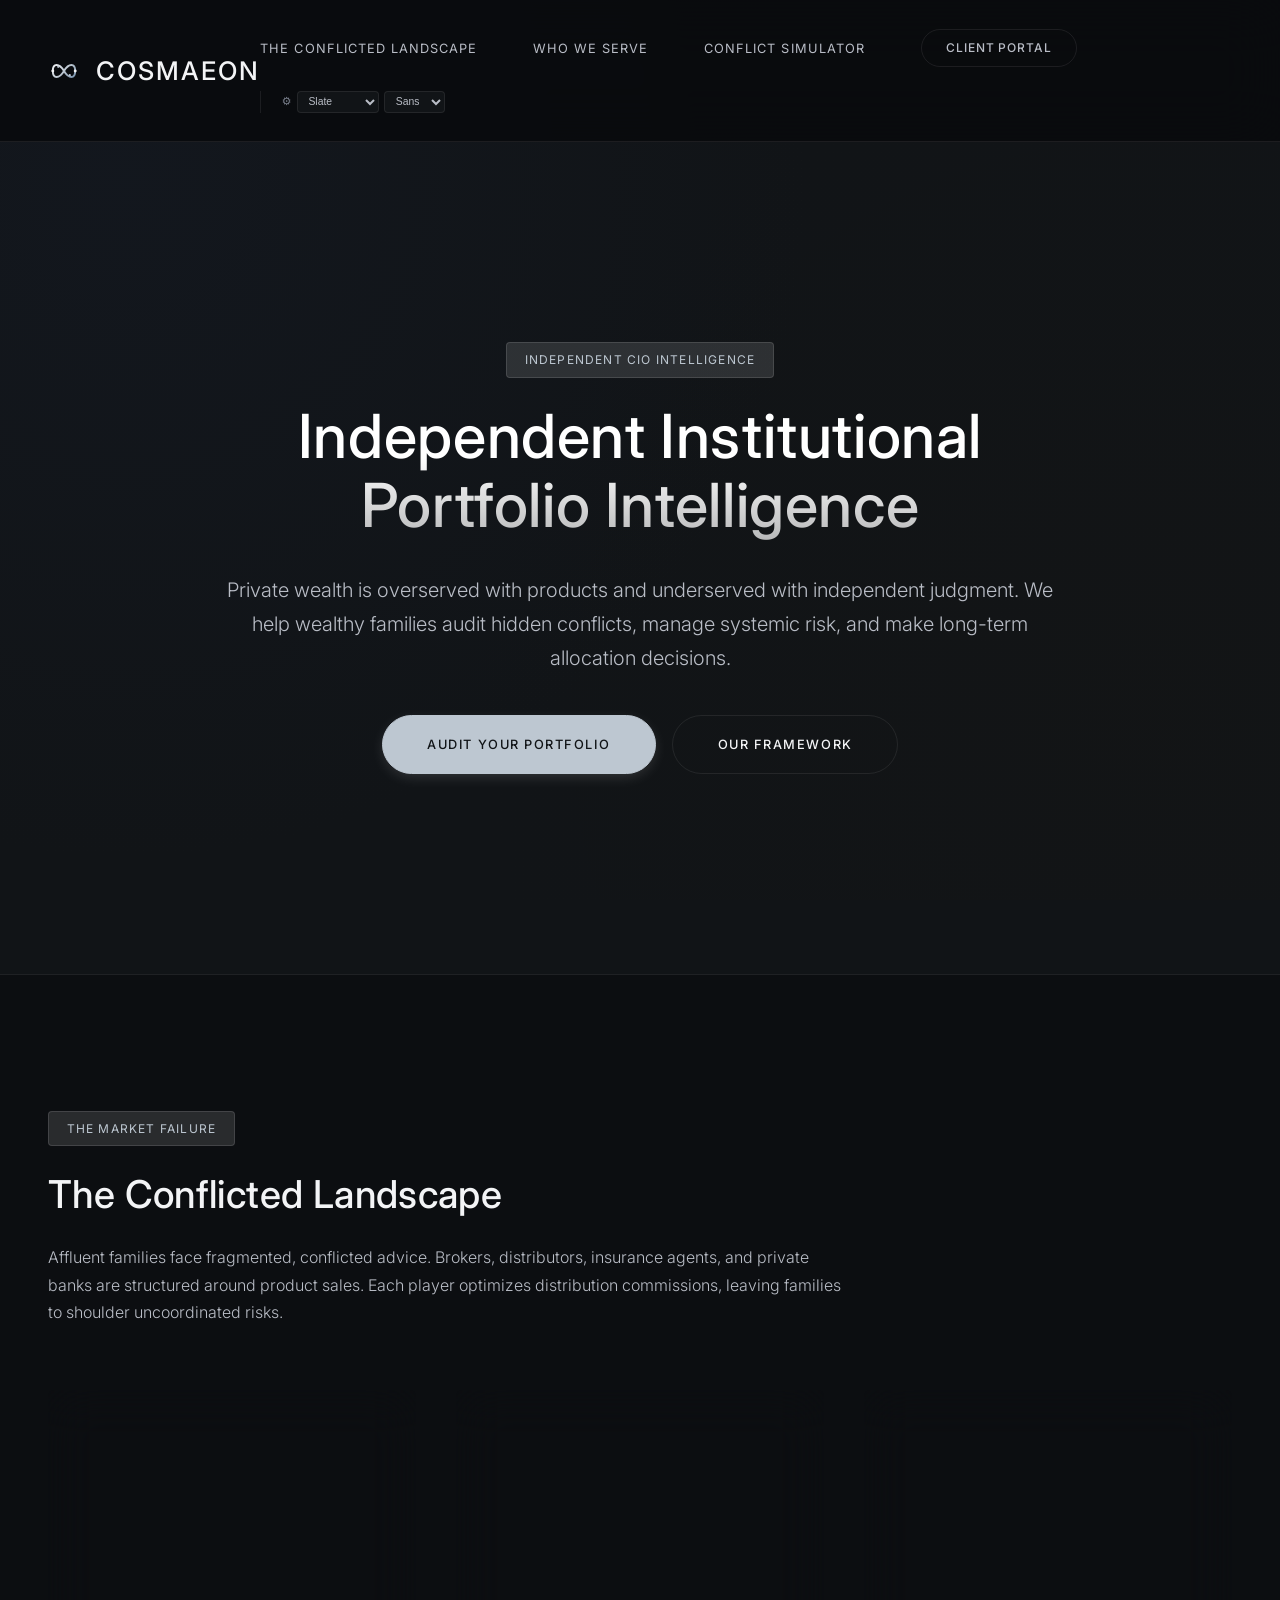
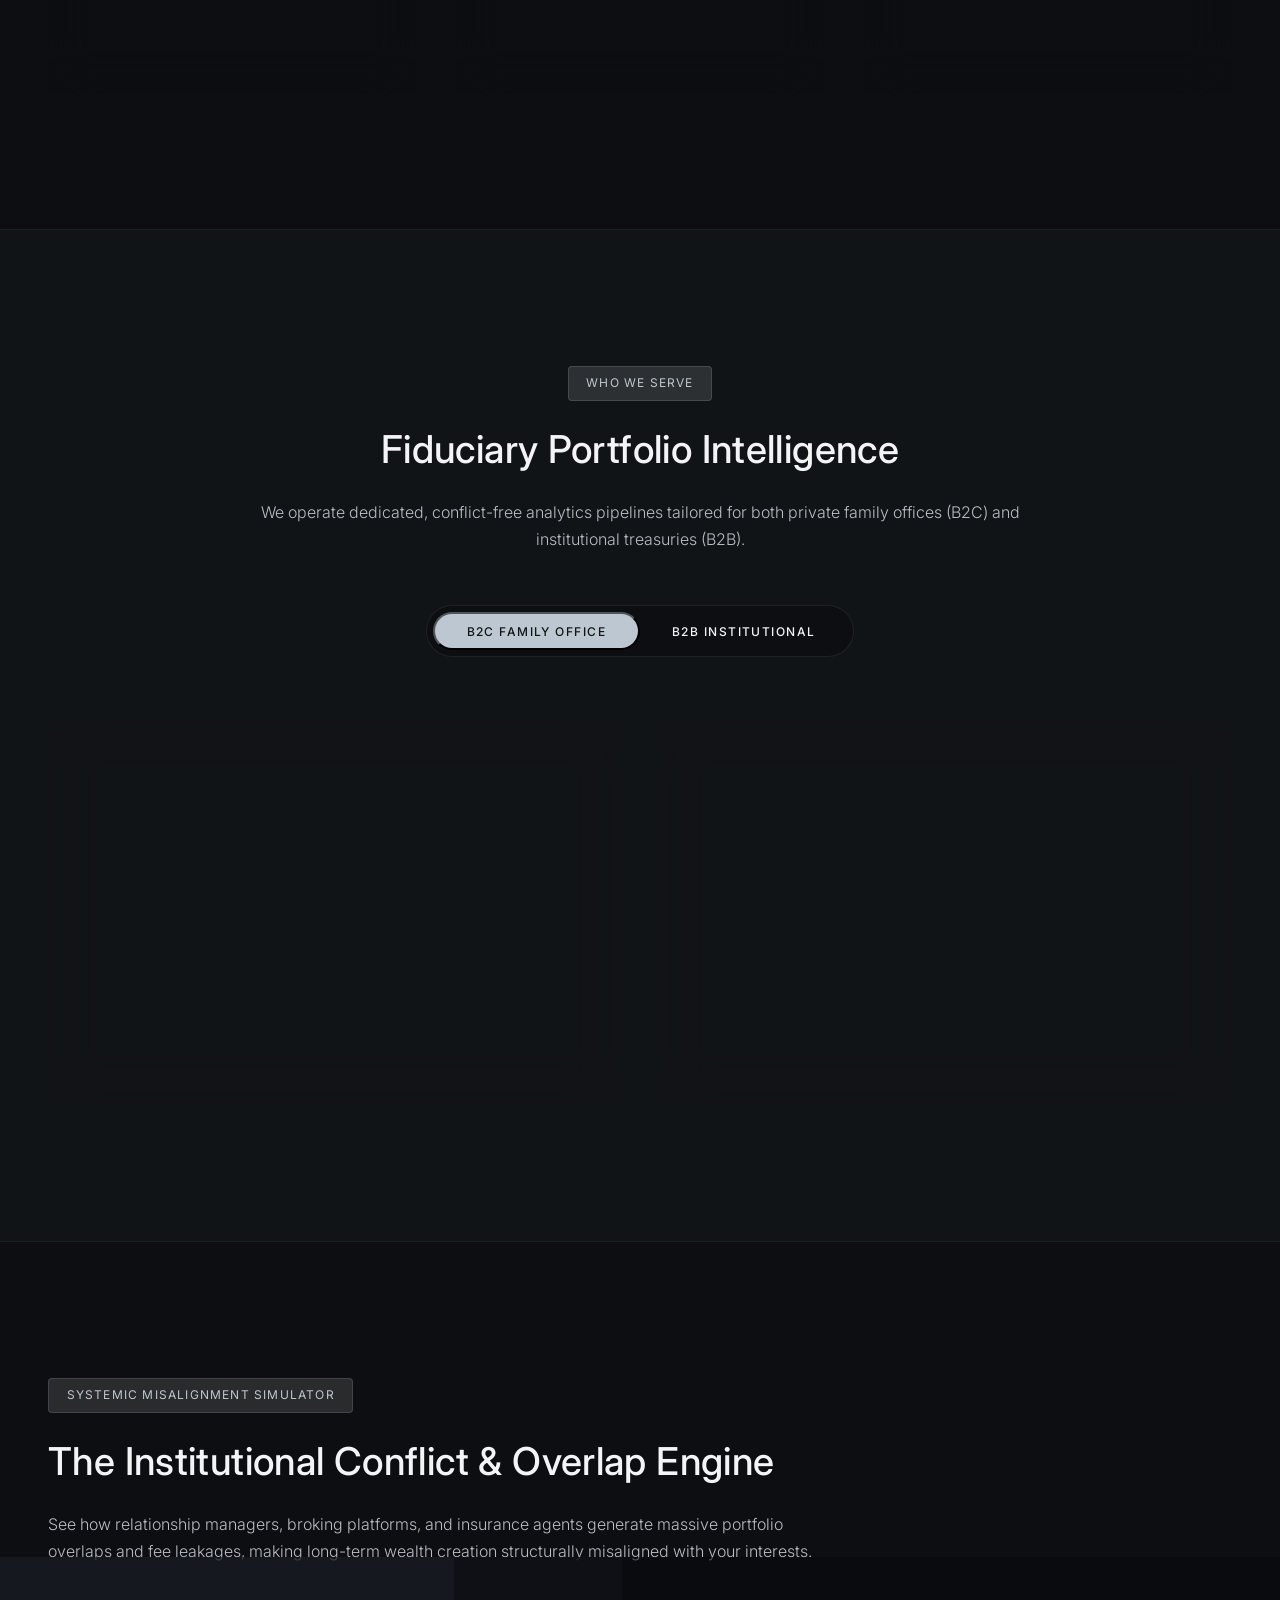
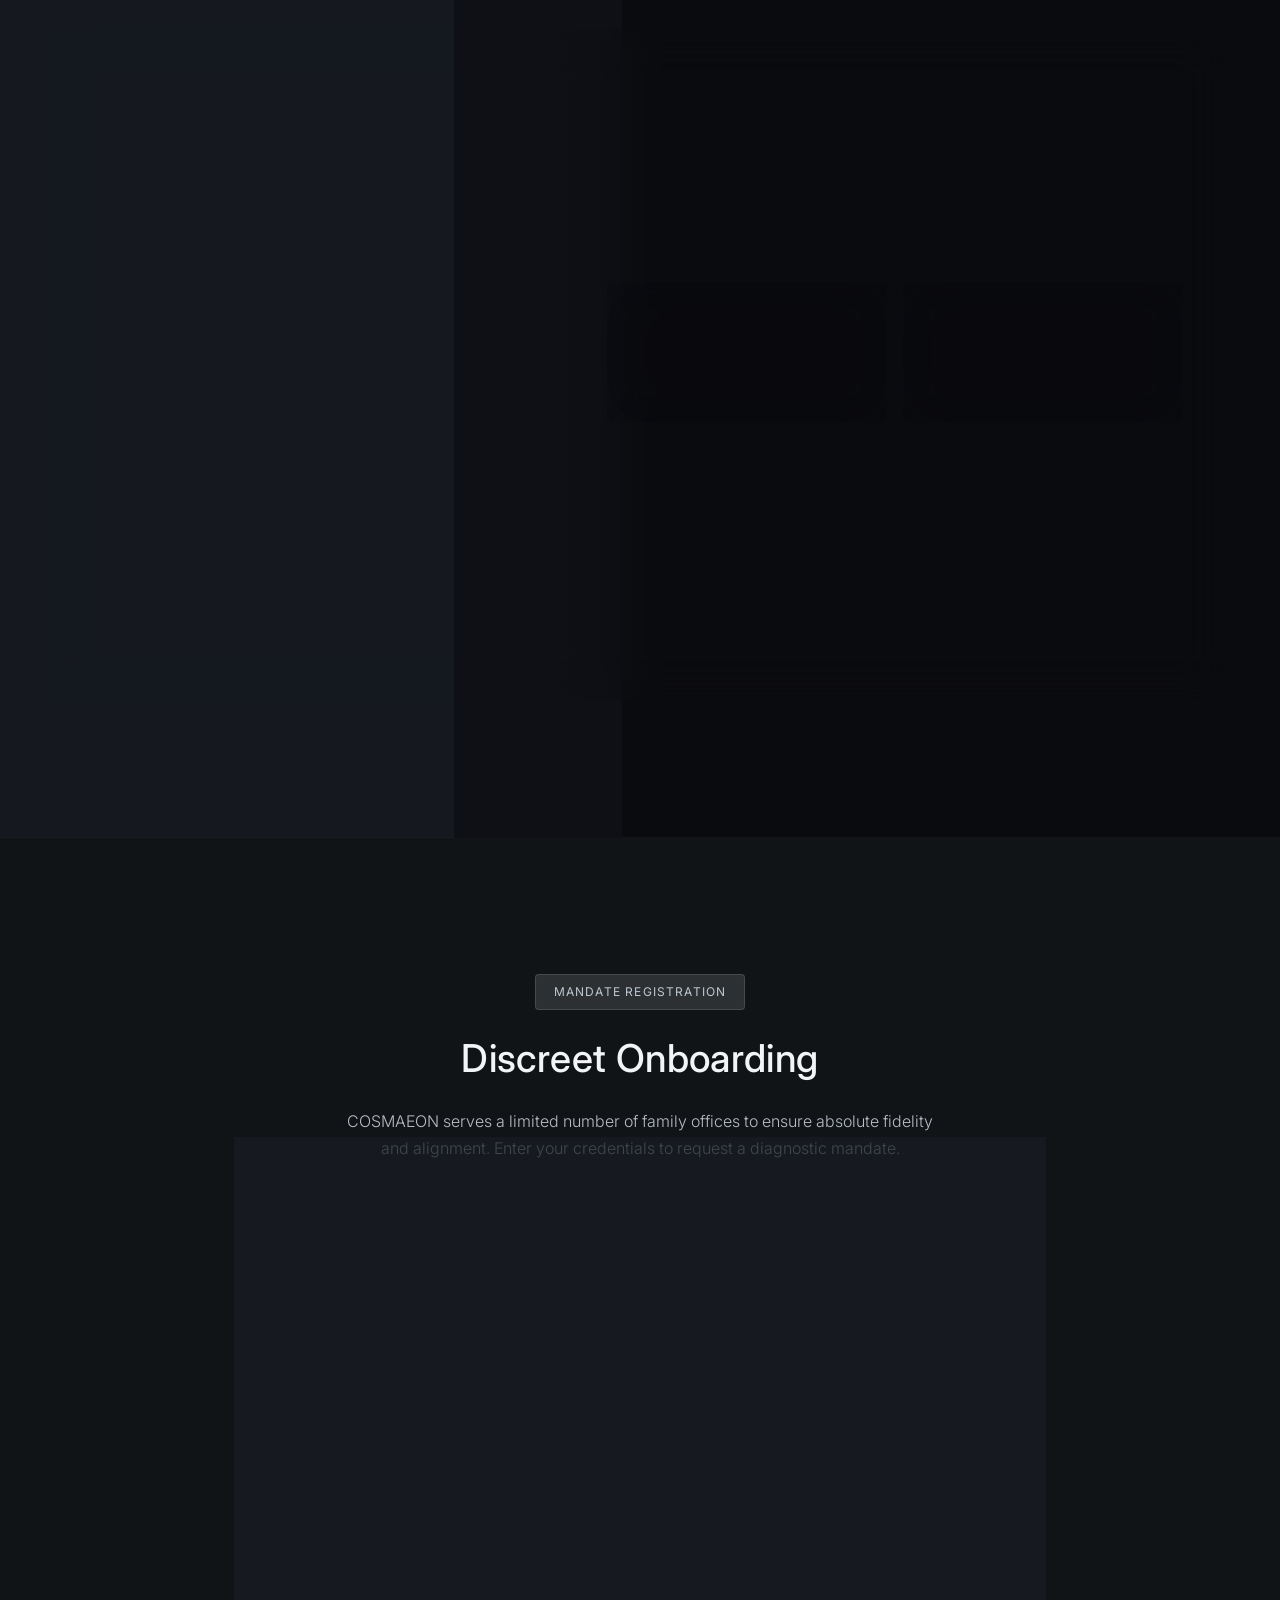
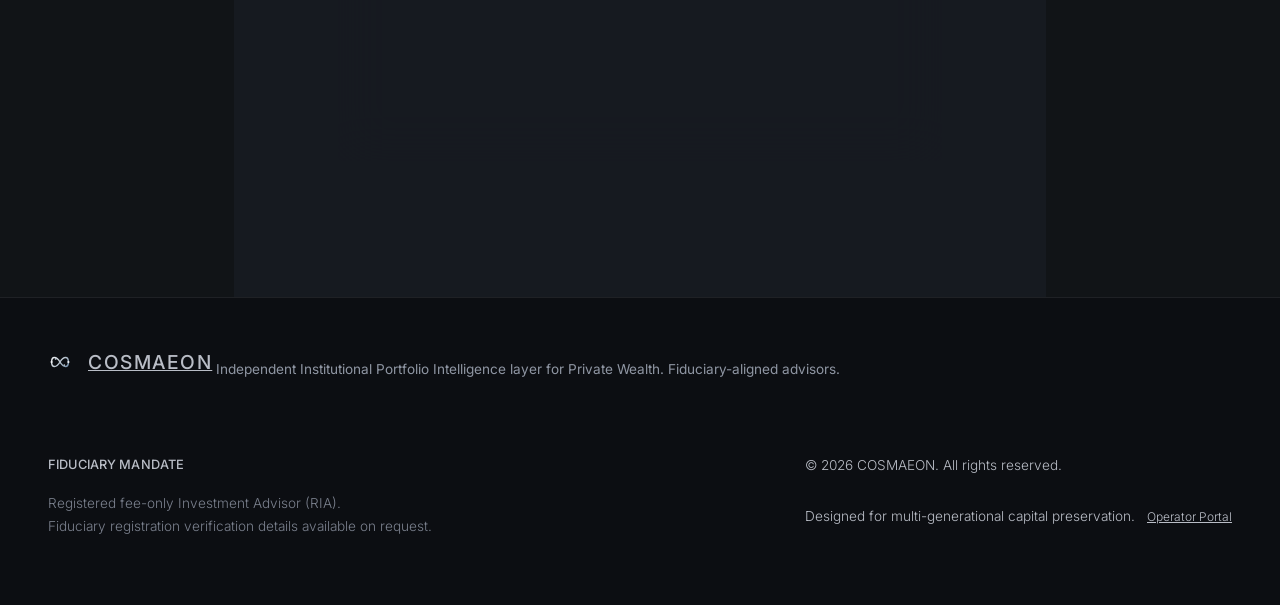
<file: index.html>
<!DOCTYPE html>
<html lang="en">
<head>
    <meta charset="UTF-8">
    <meta name="viewport" content="width=device-width, initial-scale=1.0">
    <title>COSMAEON — Independent Institutional Portfolio Intelligence</title>
    <meta name="description" content="Independent CIO intelligence layer for private wealth and family offices. Objective risk modeling, portfolio conflict auditing, and fee-only fiduciary guidance.">
    <link rel="stylesheet" href="index.css">
</head>
<body>

    <!-- 1. NAVIGATION BAR -->
    <nav class="navbar">
        <div class="container navbar-inner">
            <a href="index.html" class="brand-logo">
                <svg viewBox="0 0 100 100" fill="none" xmlns="http://www.w3.org/2000/svg" aria-hidden="true" style="width: 32px; height: 32px;">
                    <!-- Infinite Loop Path -->
                    <path d="M 50 50 C 35 25, 15 25, 15 50 C 15 75, 35 75, 50 50 C 65 25, 85 25, 85 50 C 85 75, 65 75, 50 50 Z" stroke="url(#paint0_linear)" stroke-width="6" stroke-linecap="round"/>
                    <!-- Orbiting Cosmos Dots -->
                    <circle cx="15" cy="50" r="4.5" fill="var(--text-primary)" />
                    <circle cx="85" cy="50" r="4.5" fill="var(--text-primary)" />
                    <circle cx="32" cy="37" r="3.5" fill="var(--color-accent)" />
                    <circle cx="68" cy="63" r="3.5" fill="var(--color-accent)" />
                    <defs>
                        <linearGradient id="paint0_linear" x1="20" y1="20" x2="80" y2="80" gradientUnits="userSpaceOnUse">
                            <stop stop-color="var(--text-primary)"/>
                            <stop offset="0.5" stop-color="var(--color-accent)"/>
                            <stop offset="1" stop-color="var(--color-border-focus)"/>
                        </linearGradient>
                    </defs>
                </svg>
                <span>COSMAEON</span>
            </a>
            <div style="display: flex; align-items: center; gap: 1.5rem; flex-wrap: wrap;">
                <ul class="nav-links">
                    <li><a href="#problem">The Conflicted Landscape</a></li>
                    <li><a href="#serve">Who We Serve</a></li>
                    <li><a href="#audit">Conflict Simulator</a></li>
                    <li><a href="dashboard.html" class="btn btn-secondary" style="padding: 0.5rem 1.5rem; font-size: 0.75rem;">Client Portal</a></li>
                </ul>
                
                <!-- Quick Theme & Font Switcher -->
                <div style="display: flex; gap: 0.35rem; align-items: center; border-left: 1px solid var(--color-border); padding-left: 1.25rem;">
                    <span style="font-size: 0.7rem; color: var(--text-muted); cursor: default;" title="Layout Controls">⚙</span>
                    <select id="theme-select" style="background: var(--color-bg-base); border: 1px solid var(--color-border); color: var(--text-secondary); font-size: 0.65rem; padding: 0.2rem 0.4rem; cursor: pointer; outline: none; border-radius: 4px;">
                        <option value="slate" selected>Slate</option>
                        <option value="sovereign">Sovereign</option>
                        <option value="light">Light</option>
                    </select>
                    <select id="font-select" style="background: var(--color-bg-base); border: 1px solid var(--color-border); color: var(--text-secondary); font-size: 0.65rem; padding: 0.2rem 0.4rem; cursor: pointer; outline: none; border-radius: 4px;">
                        <option value="technical" selected>Sans</option>
                        <option value="editorial">Serif</option>
                        <option value="mono">Mono</option>
                    </select>
                </div>
            </div>
        </div>
    </nav>

    <!-- 2. HERO SECTION -->
    <header class="section">
        <div class="container" style="text-align: center; max-width: 900px; padding: 4rem 2rem;">
            <span class="badge">Independent CIO Intelligence</span>
            <h1>Independent Institutional Portfolio Intelligence</h1>
            <p style="font-size: 1.25rem; margin-bottom: 2.5rem;">
                Private wealth is overserved with products and underserved with independent judgment. We help wealthy families audit hidden conflicts, manage systemic risk, and make long-term allocation decisions.
            </p>
            <div style="display: flex; gap: 1rem; justify-content: center; flex-wrap: wrap;">
                <a href="#audit" class="btn btn-primary">Audit Your Portfolio</a>
                <a href="#capabilities" class="btn btn-secondary">Our Framework</a>
            </div>
        </div>
    </header>

    <!-- 3. THE PROBLEM SECTION -->
    <section id="problem" class="section section-alt">
        <div class="container">
            <div style="max-width: 800px; margin-bottom: 4rem;">
                <span class="badge">The Market Failure</span>
                <h2>The Conflicted Landscape</h2>
                <p>
                    Affluent families face fragmented, conflicted advice. Brokers, distributors, insurance agents, and private banks are structured around product sales. Each player optimizes distribution commissions, leaving families to shoulder uncoordinated risks.
                </p>
            </div>
            
            <div class="grid-12">
                <div class="panel" style="grid-column: span 4;">
                    <h3 style="color: var(--color-accent); margin-bottom: 0.5rem;">01</h3>
                    <h4>Conflicted Push</h4>
                    <p style="font-size: 0.9rem; margin-top: 0.5rem;">
                        High-commission products like regular-plan mutual funds, structured notes, and opaque insurance schemes are pushed over cheaper, direct alternatives.
                    </p>
                </div>
                <div class="panel" style="grid-column: span 4;">
                    <h3 style="color: var(--color-accent); margin-bottom: 0.5rem;">02</h3>
                    <h4>Fragmented Views</h4>
                    <p style="font-size: 0.9rem; margin-top: 0.5rem;">
                        No single provider analyzes the whole-family outcome. Tax, legal structures, and global portfolios remain entirely siloed.
                    </p>
                </div>
                <div class="panel" style="grid-column: span 4;">
                    <h3 style="color: var(--color-accent); margin-bottom: 0.5rem;">03</h3>
                    <h4>Hidden Correlation</h4>
                    <p style="font-size: 0.9rem; margin-top: 0.5rem;">
                        Portfolios spread across multiple banks often hold identical underlying assets, leaving the family exposed to concentrated systemic defaults.
                    </p>
                </div>
            </div>
        </div>
    </section>

    <!-- 4. WHO WE SERVE (B2C & B2B SEGMENTS) -->
    <section id="serve" class="section">
        <div class="container">
            <div style="text-align: center; max-width: 800px; margin: 0 auto 4rem auto;">
                <span class="badge">Who We Serve</span>
                <h2>Fiduciary Portfolio Intelligence</h2>
                <p>
                    We operate dedicated, conflict-free analytics pipelines tailored for both private family offices (B2C) and institutional treasuries (B2B).
                </p>
                
                <!-- B2C / B2B Tab Switcher -->
                <div style="display: inline-flex; border: 1px solid var(--color-border); padding: 0.35rem; border-radius: 100px; margin-top: 1.5rem; background-color: var(--color-bg-alt);">
                    <button type="button" id="tab-b2c" class="btn" style="padding: 0.6rem 2rem; font-size: 0.75rem; background-color: var(--color-accent); color: var(--color-bg-base); border-radius: 100px;">B2C Family Office</button>
                    <button type="button" id="tab-b2b" class="btn btn-secondary" style="padding: 0.6rem 2rem; font-size: 0.75rem; border: none; border-radius: 100px; background: transparent;">B2B Institutional</button>
                </div>
            </div>

            <!-- B2C Capabilities Segment -->
            <div id="segment-b2c" class="grid-12">
                <div class="panel" style="grid-column: span 6; display: flex; flex-direction: column; justify-content: space-between;">
                    <div>
                        <span class="badge" style="font-size: 0.65rem; padding: 0.25rem 0.75rem;">Private Family Office</span>
                        <h3>B2C Wealth Preservation</h3>
                        <p>
                            We analyze multi-generational family portfolios, auditing hidden distributor commission leakages and mapping overlapping stock exposures across siloed advisors.
                        </p>
                    </div>
                    <div style="border-top: 1px solid var(--color-border); padding-top: 1.5rem; margin-top: 1.5rem; display: flex; justify-content: space-between; align-items: center;">
                        <span style="font-size: 0.8rem; color: var(--color-accent);">Conflict Auditing</span>
                        <span style="font-size: 0.8rem; font-weight: 500;">Generational Guardrails</span>
                    </div>
                </div>

                <div class="panel" style="grid-column: span 6; display: flex; flex-direction: column; justify-content: space-between;">
                    <div>
                        <span class="badge" style="font-size: 0.65rem; padding: 0.25rem 0.75rem;">Family Governance</span>
                        <h3>Direct Alignment</h3>
                        <p>
                            We assist family boards in setting objective asset allocation guidelines, preventing emotional buy/sell churns during macro liquidity regime shifts.
                        </p>
                    </div>
                    <div style="border-top: 1px solid var(--color-border); padding-top: 1.5rem; margin-top: 1.5rem; display: flex; justify-content: space-between; align-items: center;">
                        <span style="font-size: 0.8rem; color: var(--color-accent);">Fiduciary Advisory</span>
                        <span style="font-size: 0.8rem; font-weight: 500;">Flat-Retainer Structure</span>
                    </div>
                </div>
            </div>

            <!-- B2B Capabilities Segment (Hidden by Default) -->
            <div id="segment-b2b" class="grid-12" style="display: none;">
                <div class="panel" style="grid-column: span 6; display: flex; flex-direction: column; justify-content: space-between;">
                    <div>
                        <span class="badge" style="font-size: 0.65rem; padding: 0.25rem 0.75rem;">Treasury & SWF</span>
                        <h3>B2B Liquidity Stress-Testing</h3>
                        <p>
                            We build institutional cash-flow models, stress-testing allocations against systemic defaults, rate contractions, and localized asset correlation crises.
                        </p>
                    </div>
                    <div style="border-top: 1px solid var(--color-border); padding-top: 1.5rem; margin-top: 1.5rem; display: flex; justify-content: space-between; align-items: center;">
                        <span style="font-size: 0.8rem; color: var(--color-accent);">Credit Risk Models</span>
                        <span style="font-size: 0.8rem; font-weight: 500;">Sovereign Allocations</span>
                    </div>
                </div>

                <div class="panel" style="grid-column: span 6; display: flex; flex-direction: column; justify-content: space-between;">
                    <div>
                        <span class="badge" style="font-size: 0.65rem; padding: 0.25rem 0.75rem;">Institutional Access</span>
                        <h3>Mandate Compliance Logs</h3>
                        <p>
                            We provide third-party asset manager screening, auditing fee metrics, and checking compliance mandates against investment committee directives.
                        </p>
                    </div>
                    <div style="border-top: 1px solid var(--color-border); padding-top: 1.5rem; margin-top: 1.5rem; display: flex; justify-content: space-between; align-items: center;">
                        <span style="font-size: 0.8rem; color: var(--color-accent);">Compliance Audit</span>
                        <span style="font-size: 0.8rem; font-weight: 500;">Immutable Logs</span>
                    </div>
                </div>
            </div>
        </div>
    </section>

    <!-- 5. INTERACTIVE CONFLICT, OVERLAP & FEE SIMULATOR -->
    <section id="audit" class="section section-alt">
        <div class="container">
            
            <div style="max-width: 800px; margin-bottom: 4rem;">
                <span class="badge">Systemic Misalignment Simulator</span>
                <h2>The Institutional Conflict & Overlap Engine</h2>
                <p>
                    See how relationship managers, broking platforms, and insurance agents generate massive portfolio overlaps and fee leakages, making long-term wealth creation structurally misaligned with your interests.
                </p>
            </div>

            <div class="grid-12">
                <!-- Left Input Panel (5 Columns) -->
                <div class="panel" style="grid-column: span 5; display: flex; flex-direction: column; justify-content: space-between;">
                    <div>
                        <h3 style="margin-bottom: 1.5rem;">1. Allocation Structure</h3>
                        
                        <div class="form-group" style="margin-bottom: 1.5rem;">
                            <label for="sim-aum" class="form-label" style="font-size: 0.75rem;">Total Portfolio AUM (₹ Crores)</label>
                            <input type="number" id="sim-aum" class="form-control" value="100" min="5" max="10000">
                        </div>

                        <!-- Slider 1: Bank RM -->
                        <div class="form-group" style="margin-bottom: 1.5rem;">
                            <div style="display: flex; justify-content: space-between; margin-bottom: 0.5rem;">
                                <label for="slide-bank" class="form-label" style="font-size: 0.7rem; margin: 0;">Bank Relationship Manager (%)</label>
                                <span id="val-bank" style="font-size: 0.8rem; color: var(--color-accent); font-family: monospace;">40%</span>
                            </div>
                            <input type="range" id="slide-bank" min="0" max="100" value="40" style="accent-color: var(--color-accent); width: 100%;">
                            <span style="font-size: 0.75rem; color: var(--text-muted); margin-top: 0.25rem;">Pushes high-cost regular plans & PMS (Avg. 1.8% Fee Drag)</span>
                        </div>

                        <!-- Slider 2: Brokers -->
                        <div class="form-group" style="margin-bottom: 1.5rem;">
                            <div style="display: flex; justify-content: space-between; margin-bottom: 0.5rem;">
                                <label for="slide-broker" class="form-label" style="font-size: 0.7rem; margin: 0;">Discount Brokers & Apps (%)</label>
                                <span id="val-broker" style="font-size: 0.8rem; color: var(--color-accent); font-family: monospace;">40%</span>
                            </div>
                            <input type="range" id="slide-broker" min="0" max="100" value="40" style="accent-color: var(--color-accent); width: 100%;">
                            <span style="font-size: 0.75rem; color: var(--text-muted); margin-top: 0.25rem;">Encourages hot stock tips & overlapping mutual funds (Avg. 1.0% Drag)</span>
                        </div>

                        <!-- Slider 3: Insurance Agents -->
                        <div class="form-group" style="margin-bottom: 1.5rem;">
                            <div style="display: flex; justify-content: space-between; margin-bottom: 0.5rem;">
                                <label for="slide-agent" class="form-label" style="font-size: 0.7rem; margin: 0;">Traditional Insurance Agents (%)</label>
                                <span id="val-agent" style="font-size: 0.8rem; color: var(--color-accent); font-family: monospace;">20%</span>
                            </div>
                            <input type="range" id="slide-agent" min="0" max="100" value="20" style="accent-color: var(--color-accent); width: 100%;">
                            <span style="font-size: 0.75rem; color: var(--text-muted); margin-top: 0.25rem;">Traditional ULIPs / Endowment plans (Avg. 4.0% Upfront Kickbacks)</span>
                        </div>
                    </div>

                    <div style="border-top: 1px solid var(--color-border); padding-top: 1.5rem; text-align: center;">
                        <span id="allocation-warning" style="font-size: 0.75rem; color: var(--color-danger); display: none; margin-bottom: 1rem; font-weight: bold;">[Warning: Allocation must sum to exactly 100%]</span>
                        <button id="btn-recalculate-sim" class="btn btn-primary" style="width: 100%;">Run Misalignment Audit</button>
                    </div>
                </div>

                <!-- Right Output Panel (7 Columns) -->
                <div class="panel" style="grid-column: span 7; display: flex; flex-direction: column; justify-content: space-between; background-color: var(--color-bg-alt);">
                    <div>
                        <h3 style="margin-bottom: 1.5rem;">2. Portfolio Diagnostics</h3>
                        
                        <!-- Visual Overlap Grid -->
                        <div style="margin-bottom: 2rem;">
                            <h4 style="font-size: 0.85rem; color: var(--text-secondary); text-transform: uppercase; letter-spacing: 0.05em; margin-bottom: 1rem;">Stock Holding Overlap Factor</h4>
                            
                            <!-- Overlap Bar 1: Reliance -->
                            <div style="margin-bottom: 0.75rem;">
                                <div style="display: flex; justify-content: space-between; font-size: 0.75rem; margin-bottom: 0.25rem;">
                                    <span>Reliance Industries Ltd. (Double Exposure Overlap)</span>
                                    <strong id="overlap-reliance" style="color: var(--color-danger);">24% Overlap</strong>
                                </div>
                                <div style="width: 100%; height: 6px; background-color: var(--color-border); border-radius: 3px; overflow: hidden;">
                                    <div id="bar-reliance" style="width: 75%; height: 100%; background-color: var(--color-danger); transition: var(--transition-smooth);"></div>
                                </div>
                            </div>

                            <!-- Overlap Bar 2: HDFC Bank -->
                            <div style="margin-bottom: 0.75rem;">
                                <div style="display: flex; justify-content: space-between; font-size: 0.75rem; margin-bottom: 0.25rem;">
                                    <span>HDFC Bank Ltd. (Duplicate Capital Allocation)</span>
                                    <strong id="overlap-hdfc" style="color: var(--color-danger);">18% Overlap</strong>
                                </div>
                                <div style="width: 100%; height: 6px; background-color: var(--color-border); border-radius: 3px; overflow: hidden;">
                                    <div id="bar-hdfc" style="width: 60%; height: 100%; background-color: var(--color-danger); transition: var(--transition-smooth);"></div>
                                </div>
                            </div>
                        </div>

                        <!-- Cost/Fee Audit Grid -->
                        <div class="grid-12" style="gap: 1rem; margin-bottom: 2rem;">
                            <div class="panel" style="grid-column: span 6; padding: 1.25rem; background-color: var(--color-bg-panel); margin: 0; text-align: center;">
                                <span class="form-label" style="font-size: 0.65rem;">Annual Fee Leakage</span>
                                <h3 id="sim-annual-leak" style="color: var(--color-danger); margin: 0.5rem 0;">₹1.60 Cr</h3>
                                <p style="font-size: 0.75rem; margin: 0; color: var(--text-muted);">Eroded in kickback commissions</p>
                            </div>
                            <div class="panel" style="grid-column: span 6; padding: 1.25rem; background-color: var(--color-bg-panel); margin: 0; text-align: center;">
                                <span class="form-label" style="font-size: 0.65rem;">10-Year Opportunity Loss</span>
                                <h3 id="sim-ten-year-loss" style="color: var(--color-danger); margin: 0.5rem 0;">₹23.50 Cr</h3>
                                <p style="font-size: 0.75rem; margin: 0; color: var(--text-muted);">compounded at 8.5% loss</p>
                            </div>
                        </div>
                    </div>

                    <!-- Fiduciary Resolution Compare -->
                    <div style="border-top: 1px solid var(--color-border); padding-top: 1.5rem; display: flex; justify-content: space-between; align-items: center; flex-wrap: wrap; gap: 1rem;">
                        <div>
                            <span class="form-label" style="font-size: 0.65rem; margin: 0;">Fiduciary Retainer (Cosmaeon)</span>
                            <h4 id="sim-cosmaeon-fee" style="color: var(--color-success); margin: 0.25rem 0;">₹5.00 Lakhs</h4>
                            <span style="font-size: 0.75rem; color: var(--text-muted);">Independent, direct alignment</span>
                        </div>
                        <a href="#contact" class="btn btn-secondary" style="padding: 0.75rem 1.5rem; font-size: 0.75rem; border-radius: 4px;">Request Audit Review</a>
                    </div>
                </div>
            </div>
        </div>
    </section>

    <!-- 6. CONTACT / PRIVATE ONBOARDING -->
    <section id="contact" class="section">
        <div class="container" style="max-width: 700px; text-align: center;">
            <span class="badge">Mandate Registration</span>
            <h2>Discreet Onboarding</h2>
            <p>
                COSMAEON serves a limited number of family offices to ensure absolute fidelity and alignment. Enter your credentials to request a diagnostic mandate.
            </p>
            
            <div class="panel" style="text-align: left; margin-top: 3rem;">
                <form id="onboard-form" onsubmit="alert('Fiduciary invitation request submitted securely.'); return false;">
                    <div class="form-group">
                        <label for="contact-name" class="form-label">Trustee / Representative Name</label>
                        <input type="text" id="contact-name" class="form-control" required placeholder="e.g. Vikramaditya Birla">
                    </div>

                    <div class="form-group">
                        <label for="contact-email" class="form-label">Secure Business Email</label>
                        <input type="email" id="contact-email" class="form-control" required placeholder="e.g. trustee@birlaoffice.in">
                    </div>

                    <div class="form-group">
                        <label for="contact-aum" class="form-label">Approximate Multi-Asset Capital (₹ Crores)</label>
                        <select id="contact-aum" class="form-control" required>
                            <option value="" disabled selected>Select range</option>
                            <option value="50-100">₹50 Crore to ₹100 Crore</option>
                            <option value="100-500">₹100 Crore to ₹500 Crore</option>
                            <option value="500+">₹500 Crore +</option>
                        </select>
                    </div>

                    <button type="submit" class="btn btn-primary" style="width: 100%; margin-top: 1rem;">Submit Invitation Request</button>
                </form>
            </div>
        </div>
    </section>

    <footer class="app-footer">
        <div class="container" style="display: flex; justify-content: space-between; flex-wrap: wrap; gap: 2rem;">
            <div>
                <a href="index.html" class="brand-logo" style="font-size: 1.2rem; color: var(--text-primary); margin-bottom: 1rem; display: inline-flex;">
                    <svg viewBox="0 0 100 100" fill="none" xmlns="http://www.w3.org/2000/svg" aria-hidden="true" style="width: 24px; height: 24px;">
                        <path d="M 50 50 C 35 25, 15 25, 15 50 C 15 75, 35 75, 50 50 C 65 25, 85 25, 85 50 C 85 75, 65 75, 50 50 Z" stroke="url(#paint0_linear_footer)" stroke-width="6" stroke-linecap="round"/>
                        <circle cx="15" cy="50" r="4.5" fill="var(--text-primary)" />
                        <circle cx="85" cy="50" r="4.5" fill="var(--text-primary)" />
                        <circle cx="32" cy="37" r="3.5" fill="var(--color-accent)" />
                        <circle cx="68" cy="63" r="3.5" fill="var(--color-accent)" />
                        <defs>
                            <linearGradient id="paint0_linear_footer" x1="20" y1="20" x2="80" y2="80" gradientUnits="userSpaceOnUse">
                                <stop stop-color="var(--text-primary)"/>
                                <stop offset="0.5" stop-color="var(--color-accent)"/>
                                <stop offset="1" stop-color="var(--color-border-focus)"/>
                            </linearGradient>
                        </defs>
                    </svg>
                    <span>COSMAEON</span>
                </a>
                    Independent Institutional Portfolio Intelligence layer for Private Wealth. Fiduciary-aligned advisors.
                </p>
            </div>
            <div>
                <h4 style="color: var(--text-secondary); text-transform: uppercase; font-size: 0.8rem; margin-bottom: 1rem;">Fiduciary Mandate</h4>
                <p style="margin: 0; color: var(--text-muted);">Registered fee-only Investment Advisor (RIA).</p>
                <p style="margin: 0; color: var(--text-muted);">Fiduciary registration verification details available on request.</p>
            </div>
            <div>
                <p>&copy; 2026 COSMAEON. All rights reserved.</p>
                <p>Designed for multi-generational capital preservation. <a href="admin.html" style="color: var(--text-muted); text-decoration: underline; margin-left: 0.5rem; font-size: 0.75rem;">Operator Portal</a></p>
            </div>
        </div>
    </footer>

    <script src="diagnostics.js"></script>
</body>
</html>
</file>
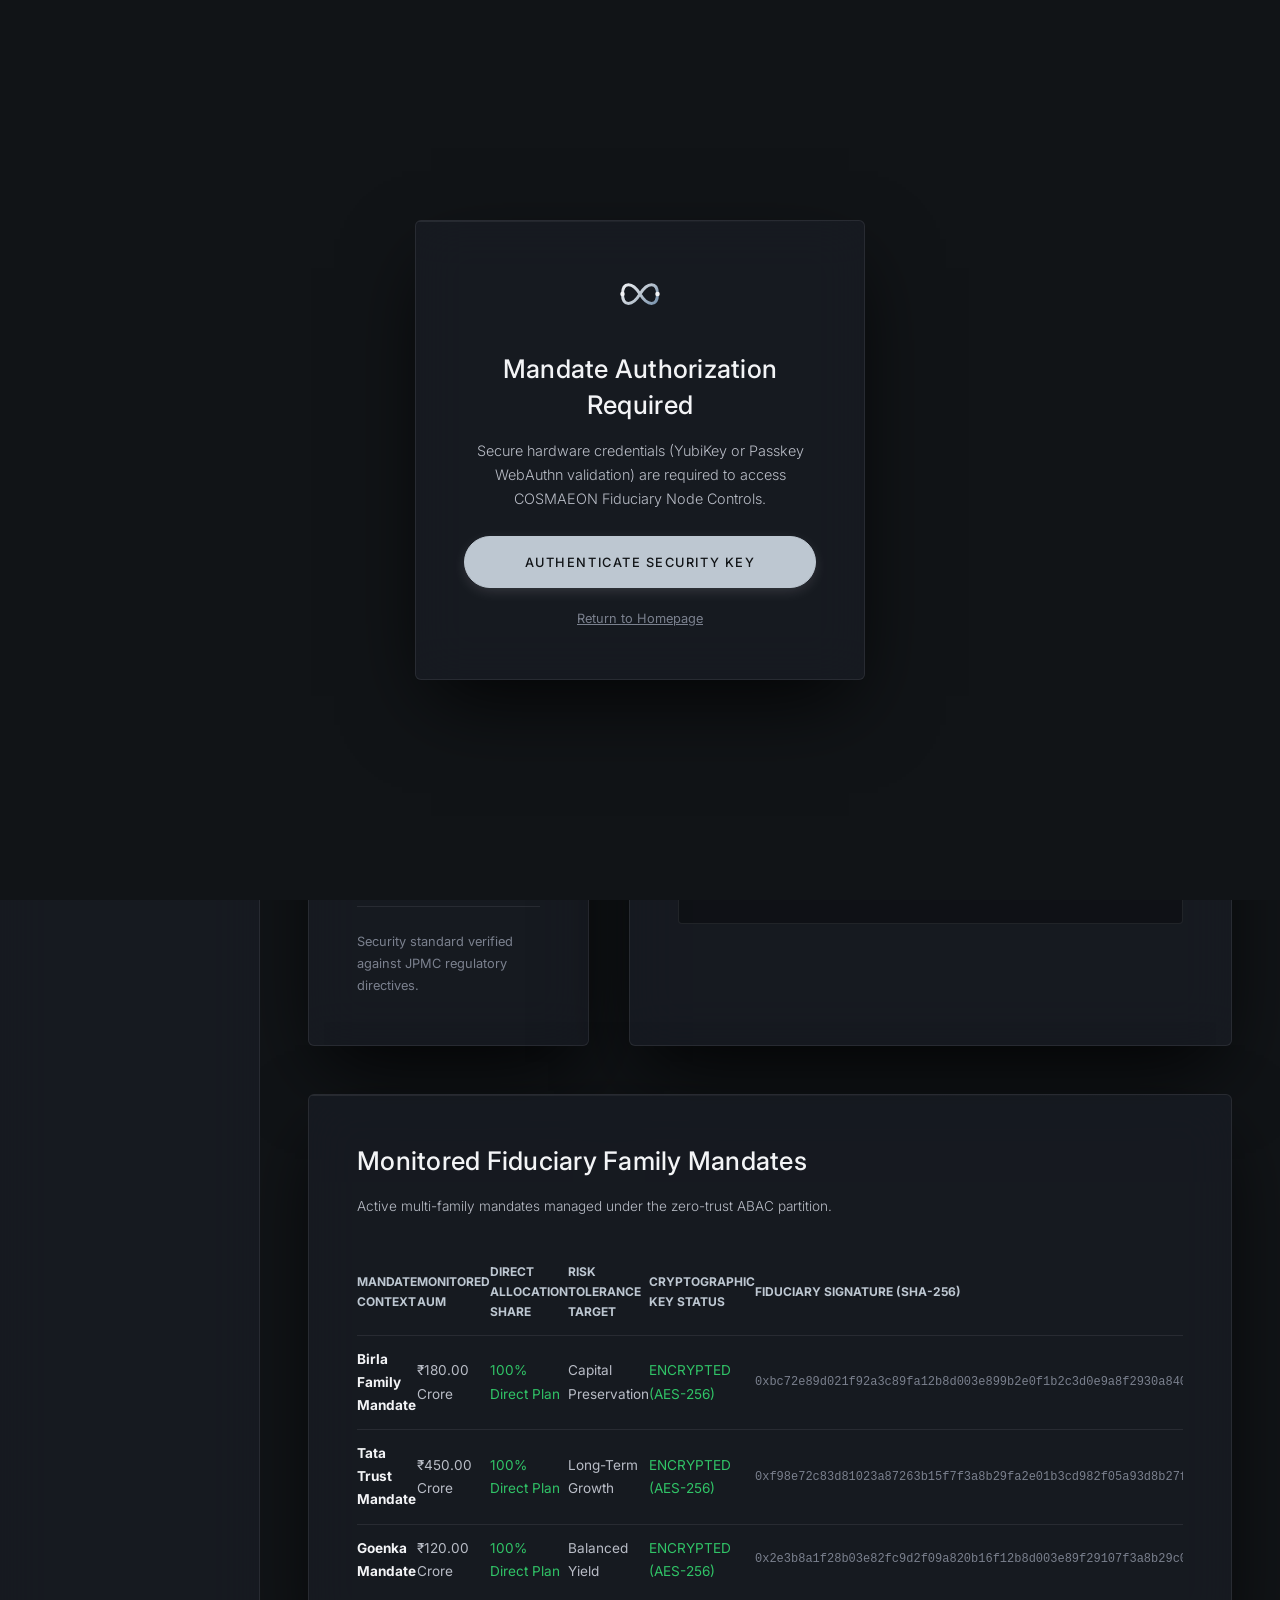
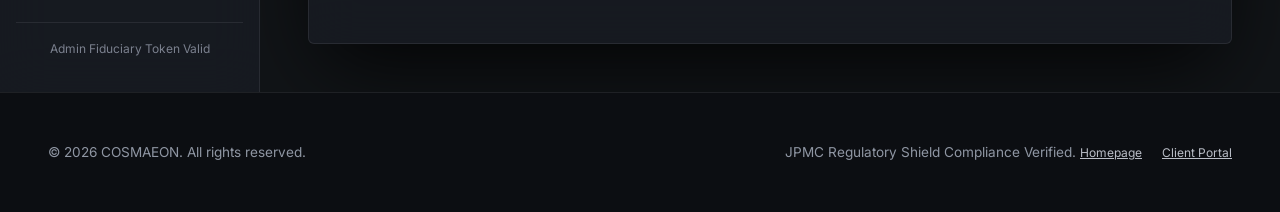
<file: admin.html>
<!DOCTYPE html>
<html lang="en">
<head>
    <meta charset="UTF-8">
    <meta name="viewport" content="width=device-width, initial-scale=1.0">
    <title>COSMAEON Operator Portal — Security Command Center</title>
    <link rel="stylesheet" href="index.css">
    <style>
        /* Security Terminal styling override */
        .terminal-box {
            background-color: var(--color-bg-console);
            border: 1px solid var(--color-border);
            border-radius: 4px;
            font-family: 'Courier New', Courier, monospace;
            font-size: 0.85rem;
            color: var(--text-secondary);
            padding: 1.5rem;
            height: 320px;
            overflow-y: auto;
            scrollbar-width: thin;
            line-height: 1.6;
        }
        .log-entry {
            margin-bottom: 0.5rem;
            border-bottom: 1px solid var(--color-border);
            padding-bottom: 0.25rem;
        }
        .log-blocked {
            color: var(--color-danger);
            font-weight: bold;
        }
        .log-warn {
            color: var(--color-warning);
        }
        .log-info {
            color: var(--color-success);
        }
        /* Lock screen overlay */
        .lock-screen {
            position: fixed;
            inset: 0;
            background-color: var(--color-bg-base);
            z-index: 1000;
            display: flex;
            align-items: center;
            justify-content: center;
            backdrop-filter: blur(20px);
            transition: var(--transition-smooth);
        }
        .lock-modal {
            max-width: 450px;
            width: 100%;
            text-align: center;
        }
        /* Simple loader animation */
        .loader-ring {
            display: none;
            width: 40px;
            height: 40px;
            border: 3px solid var(--color-border);
            border-radius: 50%;
            border-top-color: var(--color-accent);
            animation: spin 1s linear infinite;
            margin: 1.5rem auto;
        }
        @keyframes spin {
            to { transform: rotate(360deg); }
        }
    </style>
</head>
<body class="theme-slate font-technical">

    <!-- 1. WEBAUTHN SIMULATED LOCK OVERLAY -->
    <div id="auth-lock-screen" class="lock-screen">
        <div class="panel lock-modal">
            <svg viewBox="0 0 100 100" fill="none" xmlns="http://www.w3.org/2000/svg" style="width: 50px; height: 50px; margin-bottom: 1.5rem;">
                <path d="M 50 50 C 35 25, 15 25, 15 50 C 15 75, 35 75, 50 50 C 65 25, 85 25, 85 50 C 85 75, 65 75, 50 50 Z" stroke="url(#lock_grad)" stroke-width="6" stroke-linecap="round"/>
                <circle cx="15" cy="50" r="4.5" fill="var(--text-primary)" />
                <circle cx="85" cy="50" r="4.5" fill="var(--text-primary)" />
                <defs>
                    <linearGradient id="lock_grad" x1="20" y1="20" x2="80" y2="80" gradientUnits="userSpaceOnUse">
                        <stop stop-color="var(--text-primary)"/>
                        <stop offset="0.5" stop-color="var(--color-accent)"/>
                        <stop offset="1" stop-color="var(--color-border-focus)"/>
                    </linearGradient>
                </defs>
            </svg>
            
            <h3 style="margin-bottom: 1rem;">Mandate Authorization Required</h3>
            <p style="font-size: 0.9rem; margin-bottom: 1.5rem;">
                Secure hardware credentials (YubiKey or Passkey WebAuthn validation) are required to access COSMAEON Fiduciary Node Controls.
            </p>

            <div class="loader-ring" id="auth-loader"></div>
            
            <button type="button" id="btn-auth-simulate" class="btn btn-primary" style="width: 100%;">
                Authenticate Security Key
            </button>
            <div style="margin-top: 1rem;">
                <a href="index.html" style="font-size: 0.8rem; color: var(--text-muted); text-decoration: underline;">Return to Homepage</a>
            </div>
        </div>
    </div>

    <!-- 2. NAVBAR (HIDDEN UNTIL AUTHENTICATED) -->
    <nav class="navbar">
        <div class="container navbar-inner">
            <div style="display: flex; align-items: center; gap: 1rem;">
                <button type="button" class="sidebar-toggle-btn" id="btn-sidebar-toggle" aria-label="Toggle Sidebar">
                    <svg viewBox="0 0 24 24">
                        <path d="M4 6h16M4 12h16M4 18h16" stroke-width="2" stroke-linecap="round"/>
                    </svg>
                </button>
                <a href="index.html" class="brand-logo">
                    <svg viewBox="0 0 100 100" fill="none" xmlns="http://www.w3.org/2000/svg" aria-hidden="true" style="width: 32px; height: 32px;">
                        <path d="M 50 50 C 35 25, 15 25, 15 50 C 15 75, 35 75, 50 50 C 65 25, 85 25, 85 50 C 85 75, 65 75, 50 50 Z" stroke="url(#paint0_linear)" stroke-width="6" stroke-linecap="round"/>
                        <circle cx="15" cy="50" r="4.5" fill="var(--text-primary)" />
                        <circle cx="85" cy="50" r="4.5" fill="var(--text-primary)" />
                        <circle cx="32" cy="37" r="3.5" fill="var(--color-accent)" />
                        <circle cx="68" cy="63" r="3.5" fill="var(--color-accent)" />
                        <defs>
                            <linearGradient id="paint0_linear" x1="20" y1="20" x2="80" y2="80" gradientUnits="userSpaceOnUse">
                                <stop stop-color="var(--text-primary)"/>
                                <stop offset="0.5" stop-color="var(--color-accent)"/>
                                <stop offset="1" stop-color="var(--color-border-focus)"/>
                            </linearGradient>
                        </defs>
                    </svg>
                    <span>COSMAEON</span>
                </a>
            </div>
            <div style="display: flex; align-items: center; gap: 1.5rem; flex-wrap: wrap;">
                <span style="font-size: 0.8rem; color: var(--color-success); background: var(--color-success-dim); padding: 0.35rem 0.75rem; border-radius: 4px; border: 1px solid var(--color-success);">
                    FIDO2 Token Authorized: <strong>Operator #09</strong>
                </span>
                <a href="#" id="btn-lock-console" style="font-family: var(--font-serif); font-size: 0.8rem; text-transform: uppercase;">Lock Panel</a>
                
                <!-- Quick Theme & Font Switcher -->
                <div style="display: flex; gap: 0.35rem; align-items: center; border-left: 1px solid var(--color-border); padding-left: 1.25rem;">
                    <span style="font-size: 0.7rem; color: var(--text-muted); cursor: default;" title="Layout Controls">⚙</span>
                    <select id="theme-select" style="background: var(--color-bg-base); border: 1px solid var(--color-border); color: var(--text-secondary); font-size: 0.65rem; padding: 0.2rem 0.4rem; cursor: pointer; outline: none; border-radius: 4px;">
                        <option value="slate">Slate</option>
                        <option value="sovereign">Sovereign</option>
                        <option value="light">Light</option>
                    </select>
                    <select id="font-select" style="background: var(--color-bg-base); border: 1px solid var(--color-border); color: var(--text-secondary); font-size: 0.65rem; padding: 0.2rem 0.4rem; cursor: pointer; outline: none; border-radius: 4px;">
                        <option value="technical">Sans</option>
                        <option value="editorial">Serif</option>
                        <option value="mono">Mono</option>
                    </select>
                </div>
            </div>
        </div>
    </nav>

    <!-- 2. MAIN APP FRAMEWORK -->
    <div class="app-layout">
        <!-- Collapsible Left Sidebar -->
        <aside class="sidebar" id="app-sidebar">
            <ul class="sidebar-menu">
                <li class="sidebar-item active">
                    <a href="#waf-controls-panel">
                        <svg viewBox="0 0 24 24"><path d="M12 1L3 5v6c0 5.55 3.84 10.74 9 12 5.16-1.26 9-6.45 9-12V5l-9-4zm0 10.99h7c-.53 4.12-3.28 7.79-7 8.94V12H5V6.3l7-3.11v8.8z"/></svg>
                        <span>Security Shields</span>
                    </a>
                </li>
                <li class="sidebar-item">
                    <a href="#threat-logs-panel">
                        <svg viewBox="0 0 24 24"><path d="M12 2C6.48 2 2 6.48 2 12s4.48 10 10 10 10-4.48 10-10S17.52 2 12 2zm1 15h-2v-2h2v2zm0-4h-2V7h2v6z"/></svg>
                        <span>Threat Logs</span>
                    </a>
                </li>
                <li class="sidebar-item">
                    <a href="#mandates-list-panel">
                        <svg viewBox="0 0 24 24"><path d="M19 3H5c-1.1 0-2 .9-2 2v14c0 1.1.9 2 2 2h14c1.1 0 2-.9 2-2V5c0-1.1-.9-2-2-2zm-2 10h-4v4h-2v-4H7v-2h4V7h2v4h4v2z"/></svg>
                        <span>Mandates List</span>
                    </a>
                </li>
            </ul>
            <div class="sidebar-footer" style="font-size: 0.75rem; color: var(--text-muted); text-align: center; border-top: 1px solid var(--color-border); padding-top: 1rem;">
                Admin Fiduciary Token Valid
            </div>
        </aside>

        <!-- Main Content Area -->
        <main class="main-content-wrapper">
            <div class="container" style="padding: 0;">
            
            <div style="display: flex; justify-content: space-between; align-items: center; margin-bottom: 3rem;">
                <div>
                    <span class="badge">Node Admin OS v1.42</span>
                    <h2>Fiduciary Security Command Center</h2>
                </div>
                <div style="text-align: right; font-size: 0.85rem; color: var(--text-muted);">
                    Akamai Edge status: <strong style="color: var(--color-success);">SHIELD ACTIVE</strong><br>
                    Encryption standard: <strong style="color: var(--text-primary);">AES-256-GCM Column Level</strong>
                </div>
            </div>

            <!-- SECURITY CONTROL SHIELDS & THREAT LOGGER -->
            <div class="grid-12" style="margin-bottom: 3rem;">
                
                <!-- WAF Shield Configurations (4 Columns) -->
                <div class="panel" id="waf-controls-panel" style="grid-column: span 4; display: flex; flex-direction: column; justify-content: space-between;">
                    <div>
                        <h3>Security Layers</h3>
                        <p style="font-size: 0.85rem; margin-bottom: 2rem;">Configure active firewall and cryptographic filters.</p>
                        
                        <div style="display: flex; flex-direction: column; gap: 1.5rem;">
                            <!-- Control 1 -->
                            <div style="display: flex; justify-content: space-between; align-items: center; border-bottom: 1px solid var(--color-border); padding-bottom: 1rem;">
                                <div>
                                    <strong style="font-size: 0.9rem; display: block;">Akamai WAF Edge Filter</strong>
                                    <span style="font-size: 0.75rem; color: var(--text-muted);">Blocks SQLi & XSS payloads</span>
                                </div>
                                <input type="checkbox" id="waf-switch" checked style="accent-color: var(--color-accent); width: 18px; height: 18px; cursor: pointer;">
                            </div>
                            
                            <!-- Control 2 -->
                            <div style="display: flex; justify-content: space-between; align-items: center; border-bottom: 1px solid var(--color-border); padding-bottom: 1rem;">
                                <div>
                                    <strong style="font-size: 0.9rem; display: block;">Strict CSP Policy</strong>
                                    <span style="font-size: 0.75rem; color: var(--text-muted);">Enforces source limits</span>
                                </div>
                                <input type="checkbox" id="csp-switch" checked style="accent-color: var(--color-accent); width: 18px; height: 18px; cursor: pointer;">
                            </div>

                            <!-- Control 3 -->
                            <div style="display: flex; justify-content: space-between; align-items: center; border-bottom: 1px solid var(--color-border); padding-bottom: 1rem;">
                                <div>
                                    <strong style="font-size: 0.9rem; display: block;">Geo-Fenced Access</strong>
                                    <span style="font-size: 0.75rem; color: var(--text-muted);">Restricts non-Indian IPs</span>
                                </div>
                                <input type="checkbox" id="geo-switch" style="accent-color: var(--color-accent); width: 18px; height: 18px; cursor: pointer;">
                            </div>
                        </div>
                    </div>

                    <div style="margin-top: 2rem; padding-top: 1.5rem; border-top: 1px solid var(--color-border); font-size: 0.8rem; color: var(--text-muted);">
                        Security standard verified against JPMC regulatory directives.
                    </div>
                </div>

                <!-- Live WAF Attack Mitigation Terminal (8 Columns) -->
                <div class="panel" id="threat-logs-panel" style="grid-column: span 8;">
                    <div style="display: flex; justify-content: space-between; align-items: center; margin-bottom: 1rem;">
                        <h3>Active Threat Mitigation Log</h3>
                        <span style="font-size: 0.75rem; color: var(--color-danger); font-family: monospace; animation: pulse 2s infinite;">● STREAMING SHIELD DATA</span>
                    </div>
                    <p style="font-size: 0.85rem; margin-bottom: 1.5rem;">
                        Live console feed logging mitigated intrusion attempts blocked at the Akamai CDN edge nodes.
                    </p>

                    <!-- Terminal Box -->
                    <div class="terminal-box" id="threat-terminal">
                        <div class="log-entry log-info">[INFO] Node initialization complete. Fiduciary keys loaded.</div>
                        <div class="log-entry log-info">[INFO] Akamai WAF Edge proxy synchronized. Listening for traffic.</div>
                    </div>
                </div>
            </div>

            <!-- FAMILY OFFICE MANDATES LIST -->
            <div class="panel" id="mandates-list-panel">
                <h3>Monitored Fiduciary Family Mandates</h3>
                <p style="font-size: 0.85rem; margin-bottom: 2rem;">
                    Active multi-family mandates managed under the zero-trust ABAC partition.
                </p>

                <div style="overflow-x: auto;">
                    <table style="width: 100%; border-collapse: collapse; text-align: left; font-size: 0.85rem;">
                        <thead>
                            <tr style="border-bottom: 1px solid var(--color-border); color: var(--color-accent); text-transform: uppercase; font-size: 0.75rem;">
                                <th style="padding: 0.75rem 0;">Mandate Context</th>
                                <th style="padding: 0.75rem 0;">Monitored AUM</th>
                                <th style="padding: 0.75rem 0;">Direct Allocation Share</th>
                                <th style="padding: 0.75rem 0;">Risk Tolerance Target</th>
                                <th style="padding: 0.75rem 0;">Cryptographic Key Status</th>
                                <th style="padding: 0.75rem 0;">Fiduciary Signature (SHA-256)</th>
                            </tr>
                        </thead>
                        <tbody style="color: var(--text-secondary);">
                            <tr style="border-bottom: 1px solid var(--color-border);">
                                <td style="padding: 0.75rem 0; font-weight: bold; color: var(--text-primary);">Birla Family Mandate</td>
                                <td style="padding: 0.75rem 0;">₹180.00 Crore</td>
                                <td style="padding: 0.75rem 0; color: var(--color-success);">100% Direct Plan</td>
                                <td style="padding: 0.75rem 0;">Capital Preservation</td>
                                <td style="padding: 0.75rem 0; color: var(--color-success);">ENCRYPTED (AES-256)</td>
                                <td style="padding: 0.75rem 0; font-family: monospace;" class="hash-text">0xbc72e89d021f92a3c89fa12b8d003e899b2e0f1b2c3d0e9a8f2930a84091e92d</td>
                            </tr>
                            <tr style="border-bottom: 1px solid var(--color-border);">
                                <td style="padding: 0.75rem 0; font-weight: bold; color: var(--text-primary);">Tata Trust Mandate</td>
                                <td style="padding: 0.75rem 0;">₹450.00 Crore</td>
                                <td style="padding: 0.75rem 0; color: var(--color-success);">100% Direct Plan</td>
                                <td style="padding: 0.75rem 0;">Long-Term Growth</td>
                                <td style="padding: 0.75rem 0; color: var(--color-success);">ENCRYPTED (AES-256)</td>
                                <td style="padding: 0.75rem 0; font-family: monospace;" class="hash-text">0xf98e72c83d81023a87263b15f7f3a8b29fa2e01b3cd982f05a93d8b27fe109c3</td>
                            </tr>
                            <tr>
                                <td style="padding: 0.75rem 0; font-weight: bold; color: var(--text-primary);">Goenka Mandate</td>
                                <td style="padding: 0.75rem 0;">₹120.00 Crore</td>
                                <td style="padding: 0.75rem 0; color: var(--color-success);">100% Direct Plan</td>
                                <td style="padding: 0.75rem 0;">Balanced Yield</td>
                                <td style="padding: 0.75rem 0; color: var(--color-success);">ENCRYPTED (AES-256)</td>
                                <td style="padding: 0.75rem 0; font-family: monospace;" class="hash-text">0x2e3b8a1f28b03e82fc9d2f09a820b16f12b8d003e89f29107f3a8b29c01fde20</td>
                            </tr>
                        </tbody>
                    </table>
                </div>
            </div>

        </main>
    </div>

    <!-- 4. FOOTER -->
    <footer class="app-footer">
        <div class="container" style="display: flex; justify-content: space-between; align-items: center; flex-wrap: wrap; gap: 1rem;">
            <span>&copy; 2026 COSMAEON. All rights reserved.</span>
            <span>JPMC Regulatory Shield Compliance Verified. <a href="index.html" style="color: var(--text-muted); text-decoration: underline; margin-right: 1rem; font-size: 0.75rem;">Homepage</a> <a href="dashboard.html" style="color: var(--text-muted); text-decoration: underline; font-size: 0.75rem;">Client Portal</a></span>
        </div>
    </footer>

    <script src="diagnostics.js"></script>

</body>
</html>
</file>
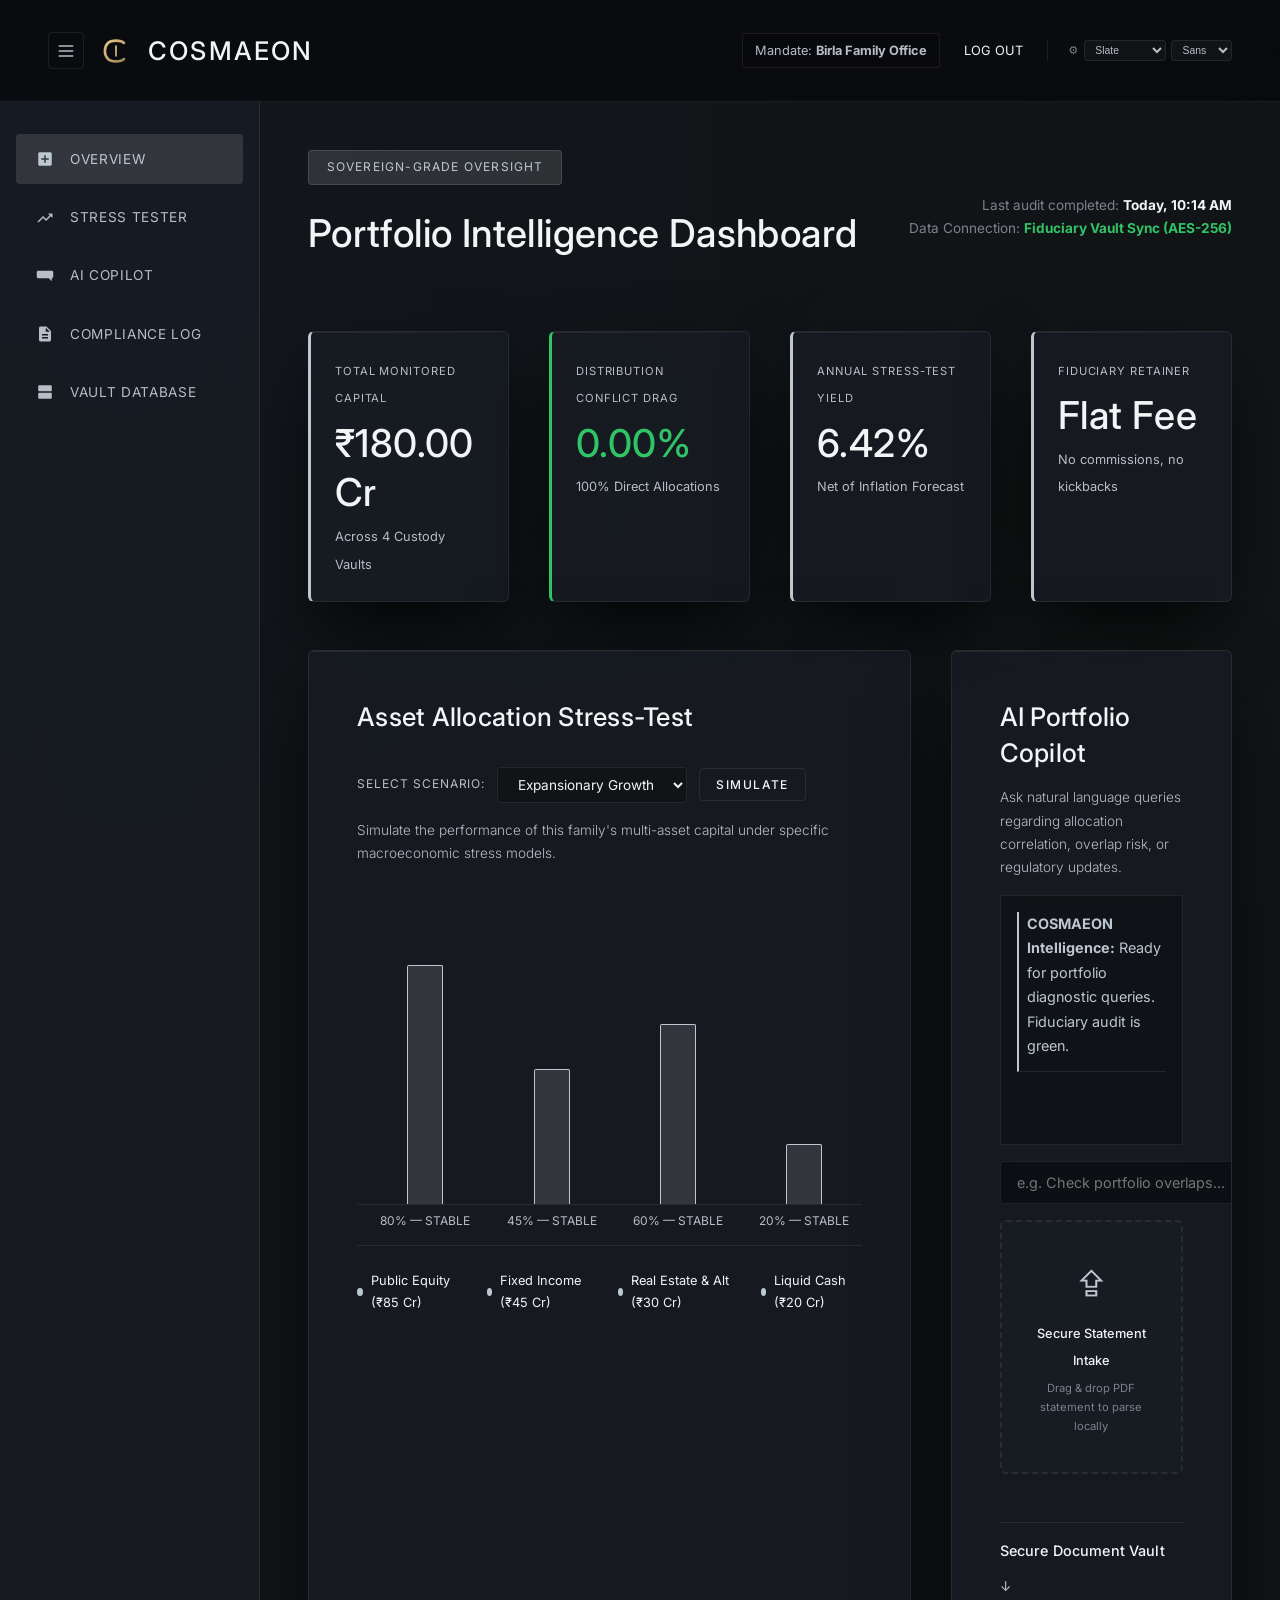
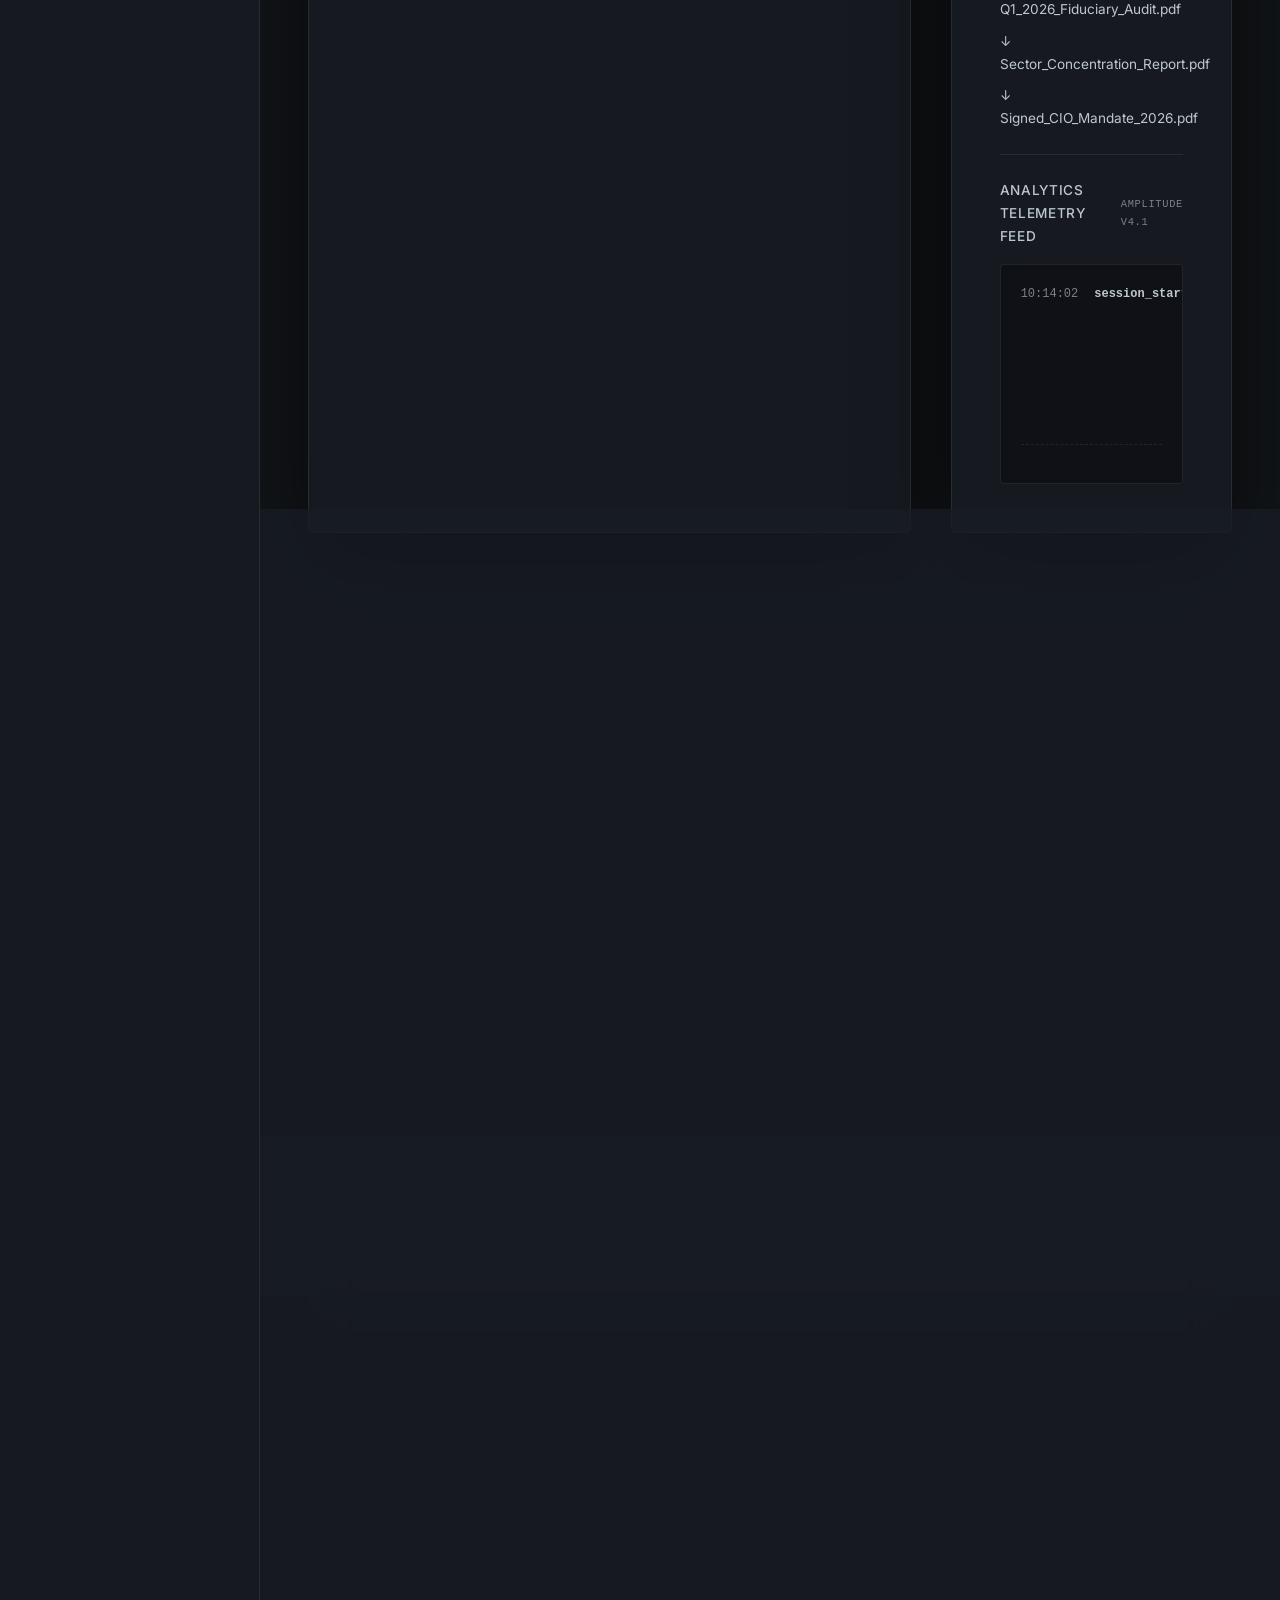
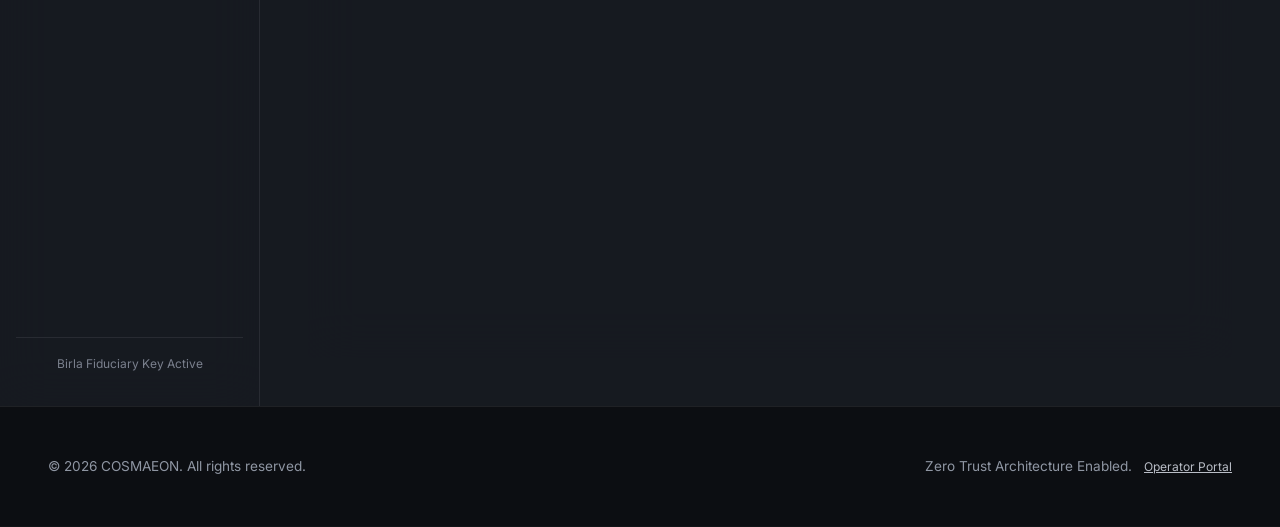
<file: dashboard.html>
<!DOCTYPE html>
<html lang="en">
<head>
    <meta charset="UTF-8">
    <meta name="viewport" content="width=device-width, initial-scale=1.0">
    <title>COSMAEON Client Portal — Fiduciary Portfolio Analytics</title>
    <link rel="stylesheet" href="index.css">
    <style>
        /* Extra styles specific to high-density dashboard terminal */
        .stat-card {
            padding: 1.5rem;
            border-left: 3px solid var(--color-accent);
        }
        .ai-chat-window {
            height: 250px;
            overflow-y: auto;
            border: 1px solid var(--color-border);
            background-color: var(--color-bg-console);
            padding: 1rem;
            margin-bottom: 1rem;
            font-size: 0.9rem;
            scrollbar-width: thin;
        }
        .ai-message {
            margin-bottom: 1rem;
            padding-bottom: 0.75rem;
            border-bottom: 1px solid var(--color-border);
        }
        .ai-message.system {
            color: var(--color-accent);
            border-left: 2px solid var(--color-accent);
            padding-left: 0.5rem;
        }
    </style>
</head>
<body>

    <!-- 1. NAVIGATION BAR -->
    <nav class="navbar">
        <div class="container navbar-inner">
            <div style="display: flex; align-items: center; gap: 1rem;">
                <button type="button" class="sidebar-toggle-btn" id="btn-sidebar-toggle" aria-label="Toggle Sidebar">
                    <svg viewBox="0 0 24 24">
                        <path d="M4 6h16M4 12h16M4 18h16" stroke-width="2" stroke-linecap="round"/>
                    </svg>
                </button>
                <a href="index.html" class="brand-logo">
                    <svg viewBox="0 0 100 100" fill="none" xmlns="http://www.w3.org/2000/svg" aria-hidden="true" style="width: 32px; height: 32px;">
                        <path d="M75 25 C 65 15, 35 15, 25 25 C 12 38, 12 62, 25 75 C 35 85, 65 85, 75 75" stroke="url(#paint0_linear)" stroke-width="8" stroke-linecap="round"/>
                        <rect x="47" y="32" width="6" height="36" rx="3" fill="url(#paint0_linear)" />
                        <defs>
                            <linearGradient id="paint0_linear" x1="20" y1="20" x2="80" y2="80" gradientUnits="userSpaceOnUse">
                                <stop stop-color="#e5c185"/>
                                <stop offset="0.5" stop-color="#c2a670"/>
                                <stop offset="1" stop-color="#9a8152"/>
                            </linearGradient>
                        </defs>
                    </svg>
                    <span>COSMAEON</span>
                </a>
            </div>
            <div style="display: flex; align-items: center; gap: 1.5rem; flex-wrap: wrap;">
                <span style="font-size: 0.8rem; color: var(--text-secondary); background: var(--color-bg-alt); padding: 0.35rem 0.75rem; border-radius: 4px; border: 1px solid var(--color-border);">
                    Mandate: <strong>Birla Family Office</strong>
                </span>
                <a href="index.html" style="font-family: var(--font-serif); font-size: 0.8rem; text-transform: uppercase;">Log Out</a>
                
                <!-- Quick Theme & Font Switcher -->
                <div style="display: flex; gap: 0.35rem; align-items: center; border-left: 1px solid var(--color-border); padding-left: 1.25rem;">
                    <span style="font-size: 0.7rem; color: var(--text-muted); cursor: default;" title="Layout Controls">⚙</span>
                    <select id="theme-select" style="background: var(--color-bg-base); border: 1px solid var(--color-border); color: var(--text-secondary); font-size: 0.65rem; padding: 0.2rem 0.4rem; cursor: pointer; outline: none; border-radius: 4px;">
                        <option value="slate">Slate</option>
                        <option value="sovereign">Sovereign</option>
                        <option value="light">Light</option>
                    </select>
                    <select id="font-select" style="background: var(--color-bg-base); border: 1px solid var(--color-border); color: var(--text-secondary); font-size: 0.65rem; padding: 0.2rem 0.4rem; cursor: pointer; outline: none; border-radius: 4px;">
                        <option value="editorial">Serif</option>
                        <option value="technical">Sans</option>
                        <option value="mono">Mono</option>
                    </select>
                </div>
            </div>
        </div>
    </nav>

    <!-- 2. MAIN WORKSPACE WITH SIDEBAR -->
    <div class="app-layout">
        <!-- Collapsible Left Sidebar -->
        <aside class="sidebar" id="app-sidebar">
            <ul class="sidebar-menu">
                <li class="sidebar-item active">
                    <a href="#overview-metrics">
                        <svg viewBox="0 0 24 24"><path d="M19 3H5c-1.1 0-2 .9-2 2v14c0 1.1.9 2 2 2h14c1.1 0 2-.9 2-2V5c0-1.1-.9-2-2-2zm-2 10h-4v4h-2v-4H7v-2h4V7h2v4h4v2z"/></svg>
                        <span>Overview</span>
                    </a>
                </li>
                <li class="sidebar-item">
                    <a href="#stress-tester-panel">
                        <svg viewBox="0 0 24 24"><path d="M16 6l2.29 2.29-4.88 4.88-4-4L2 16.59 3.41 18l6-6 4 4 6.3-6.29L22 12V6z"/></svg>
                        <span>Stress Tester</span>
                    </a>
                </li>
                <li class="sidebar-item">
                    <a href="#ai-copilot-panel">
                        <svg viewBox="0 0 24 24"><path d="M21 15c1.1 0 2-.9 2-2V7c0-1.1-.9-2-2-2H3c-1.1 0-2 .9-2 2v6c0 1.1.9 2 2 2h14l4 4V15z"/></svg>
                        <span>AI Copilot</span>
                    </a>
                </li>
                <li class="sidebar-item">
                    <a href="#compliance-log-panel">
                        <svg viewBox="0 0 24 24"><path d="M14 2H6c-1.1 0-1.99.9-1.99 2L4 20c0 1.1.89 2 1.99 2H18c1.1 0 2-.9 2-2V8l-6-6zm2 16H8v-2h8v2zm0-4H8v-2h8v2zm-3-5V3.5L18.5 9H13z"/></svg>
                        <span>Compliance Log</span>
                    </a>
                </li>
                <li class="sidebar-item">
                    <a href="#vault-console-panel">
                        <svg viewBox="0 0 24 24"><path d="M20 13H4c-.55 0-1 .45-1 1v6c0 .55.45 1 1 1h16c.55 0 1-.45 1-1v-6c0-.55-.45-1-1-1zM20 3H4c-.55 0-1 .45-1 1v6c0 .55.45 1 1 1h16c.55 0 1-.45 1-1V4c0-.55-.45-1-1-1z"/></svg>
                        <span>Vault Database</span>
                    </a>
                </li>
            </ul>
            <div class="sidebar-footer" style="font-size: 0.75rem; color: var(--text-muted); text-align: center; border-top: 1px solid var(--color-border); padding-top: 1rem;">
                Birla Fiduciary Key Active
            </div>
        </aside>

        <!-- Main Content Area -->
        <main class="main-content-wrapper">
            <div class="container" style="padding: 0;">
            
            <!-- HEADER BARS -->
            <div style="display: flex; justify-content: space-between; align-items: center; margin-bottom: 3rem; flex-wrap: wrap; gap: 1rem;">
                <div>
                    <span class="badge">Sovereign-Grade Oversight</span>
                    <h2>Portfolio Intelligence Dashboard</h2>
                </div>
                <div style="font-size: 0.85rem; color: var(--text-muted); text-align: right;">
                    Last audit completed: <strong style="color: var(--text-primary);">Today, 10:14 AM</strong><br>
                    Data Connection: <strong style="color: var(--color-success);">Fiduciary Vault Sync (AES-256)</strong>
                </div>
            </div>

            <!-- 3. PORTFOLIO KEY METRICS -->
            <div class="grid-12" id="overview-metrics" style="margin-bottom: 3rem;">
                <div class="panel stat-card" style="grid-column: span 3;">
                    <span class="form-label" style="font-size: 0.7rem;">Total Monitored Capital</span>
                    <h2 style="margin: 0.5rem 0 0.25rem 0;">₹180.00 Cr</h2>
                    <span style="font-size: 0.8rem; color: var(--text-secondary);">Across 4 Custody Vaults</span>
                </div>
                
                <div class="panel stat-card" style="grid-column: span 3; border-left-color: var(--color-success);">
                    <span class="form-label" style="font-size: 0.7rem;">Distribution Conflict Drag</span>
                    <h2 style="margin: 0.5rem 0 0.25rem 0; color: var(--color-success);">0.00%</h2>
                    <span style="font-size: 0.8rem; color: var(--text-secondary);">100% Direct Allocations</span>
                </div>

                <div class="panel stat-card" style="grid-column: span 3; border-left-color: var(--color-accent);">
                    <span class="form-label" style="font-size: 0.7rem;">Annual Stress-Test Yield</span>
                    <h2 style="margin: 0.5rem 0 0.25rem 0;">6.42%</h2>
                    <span style="font-size: 0.8rem; color: var(--text-secondary);">Net of Inflation Forecast</span>
                </div>

                <div class="panel stat-card" style="grid-column: span 3; border-left-color: var(--color-accent);">
                    <span class="form-label" style="font-size: 0.7rem;">Fiduciary Retainer</span>
                    <h2 style="margin: 0.5rem 0 0.25rem 0;">Flat Fee</h2>
                    <span style="font-size: 0.8rem; color: var(--text-secondary);">No commissions, no kickbacks</span>
                </div>
            </div>

            <!-- 4. ANALYTICS & INTERACTIVE REGIME SIMULATION -->
            <div class="grid-12" style="margin-bottom: 3rem;">
                
                <!-- ALLOCATION & REGIME STRESS TEST -->
                <div class="panel" id="stress-tester-panel" style="grid-column: span 8;">
                    <div style="display: flex; justify-content: space-between; align-items: center; margin-bottom: 1rem; flex-wrap: wrap; gap: 1rem;">
                        <h3>Asset Allocation Stress-Test</h3>
                        
                        <div style="display: flex; gap: 0.75rem; align-items: center;">
                            <label for="regime-selector" class="form-label" style="margin: 0; font-size: 0.75rem;">Select Scenario:</label>
                            <select id="regime-selector" class="form-control" style="padding: 0.5rem 1rem; font-size: 0.85rem; width: auto; background-color: var(--color-bg-base);">
                                <option value="growth">Expansionary Growth</option>
                                <option value="inflation">Inflation Shock</option>
                                <option value="liquidity">Liquidity Squeeze</option>
                                <option value="stagflation">Stagflation Regime</option>
                            </select>
                            <button id="btn-simulate-regime" class="btn btn-secondary" style="padding: 0.5rem 1rem; font-size: 0.75rem; border-radius: 4px;">Simulate</button>
                        </div>
                    </div>

                    <p style="font-size: 0.85rem;">
                        Simulate the performance of this family's multi-asset capital under specific macroeconomic stress models.
                    </p>

                    <!-- Chart Container -->
                    <div class="chart-container">
                        <!-- Bar 1: Public Equity -->
                        <div class="chart-bar" style="left: 10%; height: 80%;" data-label="80% — STABLE"></div>
                        <!-- Bar 2: Fixed Income -->
                        <div class="chart-bar" style="left: 35%; height: 45%;" data-label="45% — STABLE"></div>
                        <!-- Bar 3: Real Estate -->
                        <div class="chart-bar" style="left: 60%; height: 60%;" data-label="60% — STABLE"></div>
                        <!-- Bar 4: Cash Equivalents -->
                        <div class="chart-bar" style="left: 85%; height: 20%;" data-label="20% — STABLE"></div>
                    </div>

                    <!-- Alert message container -->
                    <div id="stress-alert-box" style="display: none; align-items: center; gap: 1rem; margin-top: 2rem; padding: 1rem; background-color: var(--color-danger-dim); border: 1px solid var(--color-danger); border-radius: 4px;">
                        <span style="font-weight: bold; color: var(--color-danger); font-size: 0.85rem;">[STRESS DETECTED]</span>
                        <span style="font-size: 0.85rem; color: var(--text-primary);">
                            Selected macro regime triggers asset correlation alerts in the public equity holdings. AI Copilot suggests checking the large-cap mutual fund concentration overlap.
                        </span>
                    </div>

                    <div style="display: flex; gap: 1.5rem; margin-top: 2rem; font-size: 0.8rem; border-top: 1px solid var(--color-border); padding-top: 1.5rem;">
                        <span style="display: flex; align-items: center; gap: 0.5rem;">
                            <span style="width: 8px; height: 8px; background-color: var(--color-accent); border-radius: 50%;"></span>
                            Public Equity (₹85 Cr)
                        </span>
                        <span style="display: flex; align-items: center; gap: 0.5rem;">
                            <span style="width: 8px; height: 8px; background-color: var(--color-accent); border-radius: 50%;"></span>
                            Fixed Income (₹45 Cr)
                        </span>
                        <span style="display: flex; align-items: center; gap: 0.5rem;">
                            <span style="width: 8px; height: 8px; background-color: var(--color-accent); border-radius: 50%;"></span>
                            Real Estate & Alt (₹30 Cr)
                        </span>
                        <span style="display: flex; align-items: center; gap: 0.5rem;">
                            <span style="width: 8px; height: 8px; background-color: var(--color-accent); border-radius: 50%;"></span>
                            Liquid Cash (₹20 Cr)
                        </span>
                    </div>
                </div>

                <!-- RIGHT SIDE: AI PORTFOLIO COPILOT -->
                <div class="panel" id="ai-copilot-panel" style="grid-column: span 4; display: flex; flex-direction: column;">
                    <h3>AI Portfolio Copilot</h3>
                    <p style="font-size: 0.85rem; margin-bottom: 1rem;">
                        Ask natural language queries regarding allocation correlation, overlap risk, or regulatory updates.
                    </p>

                    <!-- Chat Window -->
                    <div class="ai-chat-window" id="ai-chat-window">
                        <div class="ai-message system">
                            <strong>COSMAEON Intelligence:</strong> Ready for portfolio diagnostic queries. Fiduciary audit is green.
                        </div>
                    </div>

                    <!-- Chat Input -->
                    <form id="ai-query-form" onsubmit="return false;" style="display: flex; gap: 0.5rem; margin-bottom: 1rem;">
                        <input type="text" id="ai-query-input" class="form-control" style="flex-grow: 1; padding: 0.75rem 1rem; font-size: 0.9rem;" placeholder="e.g. Check portfolio overlaps...">
                        <button type="button" id="btn-submit-query" class="btn btn-primary" style="padding: 0.75rem 1.5rem; font-size: 0.75rem; border-radius: 4px;">Ask</button>
                    </form>

                    <!-- Drag & Drop Intake Box -->
                    <div id="statement-drop-zone" class="file-drop-zone">
                        <span class="file-drop-icon">⇪</span>
                        <span class="file-drop-text">Secure Statement Intake</span>
                        <span class="file-drop-subtext">Drag & drop PDF statement to parse locally</span>
                        <div class="parser-progress" id="parser-progress">
                            <div class="parser-progress-bar" id="parser-progress-bar"></div>
                        </div>
                    </div>

                    <!-- Document Vault quick access links -->
                    <div style="margin-top: 1rem; border-top: 1px solid var(--color-border); padding-top: 1rem;">
                        <h4 style="font-size: 0.9rem; margin-bottom: 0.75rem;">Secure Document Vault</h4>
                        <ul style="list-style: none; font-size: 0.85rem; display: flex; flex-direction: column; gap: 0.5rem;" id="document-vault-list">
                            <li><a href="#" style="color: var(--color-accent);">↓ Q1_2026_Fiduciary_Audit.pdf</a></li>
                            <li><a href="#" style="color: var(--color-accent);">↓ Sector_Concentration_Report.pdf</a></li>
                            <li><a href="#" style="color: var(--color-accent);">↓ Signed_CIO_Mandate_2026.pdf</a></li>
                        </ul>
                    </div>

                    <!-- Analytics Telemetry Feed -->
                    <div style="margin-top: 1.5rem; border-top: 1px solid var(--color-border); padding-top: 1.5rem;">
                        <h4 style="font-size: 0.85rem; text-transform: uppercase; letter-spacing: 0.05em; color: var(--color-accent); display: flex; justify-content: space-between; align-items: center;">
                            <span>Analytics Telemetry Feed</span>
                            <span style="font-size: 0.65rem; color: var(--text-muted); font-family: monospace;">Amplitude v4.1</span>
                        </h4>
                        <div class="telemetry-feed-box" id="telemetry-feed">
                            <div class="telemetry-entry">
                                <span class="telemetry-time">10:14:02</span>
                                <span class="telemetry-event">session_start</span>
                                <span class="telemetry-desc">{"auth":"FIDO2","operator":"09"}</span>
                            </div>
                        </div>
                    </div>
                </div>
            </div>

            <!-- 5. ABAC & AUDIT LOGS DISPLAY -->
            <div class="panel" id="compliance-log-panel">
                <div style="display: flex; justify-content: space-between; align-items: center; margin-bottom: 1.5rem; flex-wrap: wrap; gap: 1rem;">
                    <div>
                        <h3 style="margin: 0;">Sovereign Audit Trail & Compliance Log</h3>
                        <p style="font-size: 0.85rem; margin: 0.25rem 0 0 0; color: var(--text-secondary);">
                            All database writes, portfolio queries, and diagnostic calculations are logged on an immutable compliance chain.
                        </p>
                    </div>
                    <button type="button" id="btn-verify-ledger" class="verify-btn">Verify Chain Integrity</button>
                </div>

                <div style="overflow-x: auto;">
                    <table style="width: 100%; text-align: left; font-size: 0.85rem; border-collapse: collapse; min-width: 600px;">
                        <thead>
                            <tr style="border-bottom: 1px solid var(--color-border); color: var(--text-secondary); text-transform: uppercase; font-size: 0.75rem; font-family: var(--font-serif);">
                                <th style="padding: 0.75rem 0;">Timestamp</th>
                                <th style="padding: 0.75rem 0;">Authorized User</th>
                                <th style="padding: 0.75rem 0;">IP Address</th>
                                <th style="padding: 0.75rem 0;">Action Performed</th>
                                <th style="padding: 0.75rem 0;">Cryptographic Block Hash</th>
                                <th style="padding: 0.75rem 0;">ABAC Validation</th>
                            </tr>
                        </thead>
                        <tbody id="compliance-log-body" style="color: var(--text-secondary);">
                            <tr style="border-bottom: 1px solid var(--color-border);">
                                <td style="padding: 0.75rem 0; font-family: monospace;">2026-06-06 10:14:22</td>
                                <td style="padding: 0.75rem 0;">V. Birla (Trustee)</td>
                                <td style="padding: 0.75rem 0; font-family: monospace;">103.220.44.11</td>
                                <td style="padding: 0.75rem 0;">Simulated Macro Stress-Test ("Liquidity Squeeze")</td>
                                <td style="padding: 0.75rem 0; font-family: monospace;" class="hash-text">0x7f3a8b29c01fde20e189a05943bc928f09d81d2f98e72c83d81023a87263b15f</td>
                                <td style="padding: 0.75rem 0; color: var(--color-success);">[APPROVED]</td>
                            </tr>
                            <tr style="border-bottom: 1px solid var(--color-border);">
                                <td style="padding: 0.75rem 0; font-family: monospace;">2026-06-06 09:32:05</td>
                                <td style="padding: 0.75rem 0;">K. Kumar (CIO Partner)</td>
                                <td style="padding: 0.75rem 0; font-family: monospace;">122.161.80.20</td>
                                <td style="padding: 0.75rem 0;">Decrypted Column ("equity_largecap_isin")</td>
                                <td style="padding: 0.75rem 0; font-family: monospace;" class="hash-text">0x8a920f1b2c3d0e9a8f2930a84091e92d8f92a30b49f82c730e928fa2d8b2e1f9</td>
                                <td style="padding: 0.75rem 0; color: var(--color-success);">[APPROVED]</td>
                            </tr>
                            <tr style="border-bottom: 1px solid var(--color-border);">
                                <td style="padding: 0.75rem 0; font-family: monospace;">2026-06-06 08:00:14</td>
                                <td style="padding: 0.75rem 0;">System Scheduler</td>
                                <td style="padding: 0.75rem 0; font-family: monospace;">127.0.0.1 (Local)</td>
                                <td style="padding: 0.75rem 0;">Re-indexed Research Note Vector Embeddings</td>
                                <td style="padding: 0.75rem 0; font-family: monospace;" class="hash-text">0x12f92a83bc2d9fa2e0b1c93a8df2f0102e3b8a1f28b03e82fc9d2f09a820b16f</td>
                                <td style="padding: 0.75rem 0; color: var(--color-success);">[APPROVED]</td>
                            </tr>
                        </tbody>
                    </table>
                </div>
            </div>

            <!-- 6. SECURE DATABASE VAULT CONSOLE (B2B & ADMIN FEATURE) -->
            <div class="panel" id="vault-console-panel" style="margin-top: 3rem;">
                <div style="display: flex; justify-content: space-between; align-items: center; margin-bottom: 1.5rem; flex-wrap: wrap; gap: 1rem;">
                    <div>
                        <span class="badge" style="font-size: 0.65rem; padding: 0.25rem 0.75rem;">Fiduciary Vault Console</span>
                        <h3>Vault Secure Database Console</h3>
                    </div>
                    
                    <div style="display: flex; gap: 0.75rem; align-items: center;">
                        <label class="form-label" style="margin: 0; font-size: 0.75rem;" for="decrypt-toggle">Fiduciary Key Decrypt:</label>
                        <input type="checkbox" id="decrypt-toggle" style="accent-color: var(--color-accent); width: 16px; height: 16px; cursor: pointer;">
                    </div>
                </div>

                <p style="font-size: 0.85rem; margin-bottom: 2rem;">
                    Simulate real-time PostgreSQL database access under zero-trust ABAC policy rules. Sensitive fields are column-encrypted using AES-256-GCM. Toggle the key to authorize fiduciary decryption.
                </p>

                <!-- Query Input Area -->
                <div class="grid-12" style="gap: 1.5rem; margin-bottom: 2rem;">
                    <div class="form-group" style="grid-column: span 9; margin: 0;">
                        <label for="db-query-input" class="form-label" style="font-size: 0.7rem;">Active Query Statement</label>
                        <input type="text" id="db-query-input" class="form-control" value="SELECT id, email, role, mfa_secret FROM users WHERE family_id = 'Birla_ID';" style="font-family: monospace; font-size: 0.85rem;">
                    </div>
                    
                    <div style="grid-column: span 3; display: flex; align-items: flex-end;">
                        <button type="button" id="btn-run-query" class="btn btn-primary" style="width: 100%; padding: 0.9rem 1.5rem; font-size: 0.75rem; border-radius: 4px;">Run Console Query</button>
                    </div>
                </div>

                <!-- Query Presets -->
                <div style="display: flex; gap: 1rem; margin-bottom: 2rem; flex-wrap: wrap; font-size: 0.8rem;">
                    <span style="color: var(--text-muted);">Quick Query templates:</span>
                    <a href="#" class="db-preset" data-query="SELECT id, email, role, mfa_secret FROM users WHERE family_id = 'Birla_ID';" style="color: var(--color-accent); text-decoration: underline;">SELECT * FROM users</a>
                    <span>|</span>
                    <a href="#" class="db-preset" data-query="SELECT id, name, asset_class, current_unit_price, expense_ratio FROM assets WHERE is_direct_plan = FALSE;" style="color: var(--color-accent); text-decoration: underline;">SELECT * FROM assets</a>
                    <span>|</span>
                    <a href="#" class="db-preset" data-query="SELECT id, action, affected_table, ip_address FROM audit_logs LIMIT 3;" style="color: var(--color-accent); text-decoration: underline;">SELECT * FROM audit_logs</a>
                </div>

                <!-- Database Result Table -->
                <div id="db-console-output" style="border: 1px solid var(--color-border); padding: 1.5rem; background-color: var(--color-bg-console); font-family: monospace; font-size: 0.8rem; border-radius: 4px; overflow-x: auto;">
                    <span style="color: var(--text-muted);">-- Query results will render here in real-time --</span>
                </div>
            </div>

        </main>
    </div>
    <footer class="app-footer" style="position: relative; z-index: 10;">
        <div class="container" style="display: flex; justify-content: space-between; align-items: center; flex-wrap: wrap; gap: 1rem;">
            <span>&copy; 2026 COSMAEON. All rights reserved.</span>
            <span>Zero Trust Architecture Enabled. <a href="admin.html" style="color: var(--text-muted); text-decoration: underline; margin-left: 0.5rem; font-size: 0.75rem;">Operator Portal</a></span>
        </div>
    </footer>

    <script src="diagnostics.js"></script>

</body>
</html>
</file>
<file: index.css>
/* COSMAEON Visual Design System & Core Styles */

/* 1. TYPOGRAPHY IMPORT */
@import url('https://fonts.googleapis.com/css2?family=Cinzel:wght@400;500;600;700&family=Inter:wght@200;300;400;500;600;700&display=swap');

/* 2. DESIGN SYSTEM VARIABLES */
:root {
    /* DEFAULT THEME: Classic Slate */
    --color-bg-base: hsl(215, 15%, 8%);
    --color-bg-panel: rgba(25, 29, 36, 0.75);
    --color-bg-panel-hover: rgba(35, 40, 50, 0.9);
    --color-border: rgba(255, 255, 255, 0.08);
    --color-border-hover: rgba(255, 255, 255, 0.15);
    --color-border-focus: hsl(210, 25%, 55%);
    
    /* Institutional Silver/Slate Accents */
    --color-accent: hsl(210, 18%, 78%);
    --color-accent-hover: hsl(210, 25%, 88%);
    --color-accent-dim: rgba(255, 255, 255, 0.12);
    --color-accent-glow: rgba(255, 255, 255, 0.2);
    
    /* Semantic Status Colors */
    --color-danger: hsl(0, 72%, 55%);
    --color-danger-dim: hsla(0, 72%, 55%, 0.08);
    --color-success: hsl(142, 60%, 48%);
    --color-success-dim: hsla(142, 60%, 48%, 0.08);
    --color-warning: hsl(45, 100%, 50%);

    /* Typography Scales */
    --font-serif: 'Cinzel', 'Times New Roman', serif;
    --font-sans: 'Inter', system-ui, -apple-system, sans-serif;
    
    --text-primary: hsl(220, 15%, 96%);
    --text-secondary: hsl(220, 10%, 75%);
    --text-muted: hsl(220, 8%, 52%);
    
    /* Shadows & Effects */
    --shadow-vault: 0 32px 80px -16px rgba(0, 0, 0, 0.85);
    --shadow-glow: 0 0 40px -10px var(--color-accent-glow);
    --transition-smooth: all 0.4s cubic-bezier(0.16, 1, 0.3, 1);
    
    /* Input & Section variables */
    --color-bg-input: rgba(0, 0, 0, 0.4);
    --color-bg-input-focus: rgba(0, 0, 0, 0.6);
    --color-bg-alt: hsla(220, 22%, 4%, 0.5);
    --color-bg-navbar: rgba(8, 9, 12, 0.8);
    --color-bg-console: rgba(0, 0, 0, 0.3);
}

/* 3. CORE RESET & BASE STYLING */
*, *::before, *::after {
    box-sizing: border-box;
    margin: 0;
    padding: 0;
}

html {
    scroll-behavior: smooth;
    background-color: var(--color-bg-base);
    color: var(--text-primary);
    font-family: var(--font-sans);
    font-size: 16px;
    -webkit-font-smoothing: antialiased;
}

body {
    min-height: 100vh;
    overflow-x: hidden;
    line-height: 1.7;
    background-image: 
        radial-gradient(circle at 10% 20%, hsla(220, 30%, 12%, 0.4) 0%, transparent 50%),
        radial-gradient(circle at 90% 80%, hsla(38, 30%, 8%, 0.15) 0%, transparent 50%);
    background-attachment: fixed;
    scrollbar-color: var(--color-border) var(--color-bg-base);
    scrollbar-width: thin;
}

/* Custom Scrollbar configuration */
::-webkit-scrollbar {
    width: 6px;
    height: 6px;
}

::-webkit-scrollbar-track {
    background: var(--color-bg-base);
}

::-webkit-scrollbar-thumb {
    background: rgba(255, 255, 255, 0.08);
    border-radius: 4px;
}

::-webkit-scrollbar-thumb:hover {
    background: var(--color-accent);
}

/* 4. LAYOUT SYSTEM & GRIDS */
.container {
    width: 100%;
    max-width: 1440px;
    margin: 0 auto;
    padding: 0 3rem;
}

@media (max-width: 640px) {
    .container {
        padding: 0 1.5rem;
    }
}

.grid-12 {
    display: grid;
    grid-template-columns: repeat(12, 1fr);
    gap: 2.5rem;
}

@media (max-width: 1024px) {
    .grid-12 {
        grid-template-columns: repeat(6, 1fr);
        gap: 1.75rem;
    }
}

@media (max-width: 640px) {
    .grid-12 {
        grid-template-columns: 1fr;
        gap: 1.25rem;
    }
}

/* 5. TYPOGRAPHY HIERARCHY */
h1, h2, h3, h4 {
    font-family: var(--font-sans);
    font-weight: 500;
    letter-spacing: 0.01em;
    color: var(--text-primary);
    text-wrap: balance;
}

body.font-editorial h1,
body.font-editorial h2,
body.font-editorial h3,
body.font-editorial h4,
.font-serif {
    font-family: var(--font-serif);
    letter-spacing: 0.06em;
    font-weight: 400;
}

h1 {
    font-size: 3.8rem;
    line-height: 1.15;
    margin-bottom: 2rem;
    background: linear-gradient(180deg, #ffffff 40%, rgba(255, 255, 255, 0.7) 100%);
    -webkit-background-clip: text;
    -webkit-text-fill-color: transparent;
}

h2 {
    font-size: 2.4rem;
    line-height: 1.3;
    margin-bottom: 1.5rem;
}

h3 {
    font-size: 1.6rem;
    line-height: 1.4;
    margin-bottom: 1rem;
}

p {
    font-weight: 300;
    color: var(--text-secondary);
    margin-bottom: 1.75rem;
    text-wrap: pretty;
}

a {
    color: var(--text-primary);
    text-decoration: none;
    transition: var(--transition-smooth);
}

a:hover {
    color: var(--color-accent);
}

/* 6. PREMIUM COMPONENT STYLING */

/* Glassmorphic Panel Structure with Inner Border */
.panel {
    background: var(--color-bg-panel);
    border: 1px solid var(--color-border);
    border-radius: 6px;
    padding: 3rem;
    box-shadow: var(--shadow-vault);
    backdrop-filter: blur(24px);
    -webkit-backdrop-filter: blur(24px);
    transition: var(--transition-smooth);
    position: relative;
    overflow: hidden;
}

.panel::before {
    content: '';
    position: absolute;
    top: 0;
    left: 0;
    right: 0;
    height: 1px;
    background: linear-gradient(90deg, rgba(255,255,255,0.08) 0%, transparent 100%);
}

.panel:hover {
    border-color: var(--color-border-hover);
    background: var(--color-bg-panel-hover);
    box-shadow: var(--shadow-vault), var(--shadow-glow);
    transform: translateY(-2px);
}

/* Premium Buttons */
.btn {
    display: inline-flex;
    align-items: center;
    justify-content: center;
    font-family: var(--font-serif);
    font-weight: 500;
    text-transform: uppercase;
    letter-spacing: 0.12em;
    font-size: 0.8rem;
    padding: 1.1rem 2.8rem;
    border-radius: 100px;
    cursor: pointer;
    transition: var(--transition-smooth);
    position: relative;
    overflow: hidden;
}

.btn-primary {
    background-color: var(--color-accent);
    color: var(--color-bg-base);
    border: 1px solid var(--color-accent);
    box-shadow: 0 4px 16px -4px var(--color-accent-glow);
}

.btn-primary:hover {
    background-color: var(--color-accent-hover);
    border-color: var(--color-accent-hover);
    box-shadow: 0 8px 24px -4px var(--color-accent-glow);
    transform: scale(1.02);
}

.btn-secondary {
    background-color: transparent;
    color: var(--text-primary);
    border: 1px solid var(--color-border);
}

.btn-secondary:hover {
    border-color: var(--color-accent);
    color: var(--color-accent);
    background-color: var(--color-accent-dim);
}

/* Form Inputs (with modern validation) */
.form-group {
    margin-bottom: 2.25rem;
    display: flex;
    flex-direction: column;
}

.form-label {
    font-family: var(--font-serif);
    font-size: 0.8rem;
    letter-spacing: 0.08em;
    text-transform: uppercase;
    color: var(--text-secondary);
    margin-bottom: 0.85rem;
    transition: var(--transition-smooth);
}

.form-control {
    background-color: var(--color-bg-input);
    border: 1px solid var(--color-border);
    border-radius: 4px;
    color: var(--text-primary);
    font-family: var(--font-sans);
    font-size: 0.95rem;
    padding: 1.1rem 1.4rem;
    transition: var(--transition-smooth);
    outline: none;
}

.form-control:focus {
    border-color: var(--color-accent);
    background-color: var(--color-bg-input-focus);
    box-shadow: 0 0 0 2px var(--color-accent-dim);
}

/* Modern Validation States */
.form-control:user-invalid {
    border-color: var(--color-danger);
    background-color: var(--color-danger-dim);
}

.form-control:user-valid {
    border-color: var(--color-success);
}

/* Navigation Bar */
.navbar {
    border-bottom: 1px solid var(--color-border);
    padding: 1.8rem 0;
    position: sticky;
    top: 0;
    z-index: 100;
    background-color: var(--color-bg-navbar);
    backdrop-filter: blur(28px);
    -webkit-backdrop-filter: blur(28px);
}

.navbar-inner {
    display: flex;
    justify-content: space-between;
    align-items: center;
}

.brand-logo {
    display: flex;
    align-items: center;
    gap: 1rem;
    font-family: var(--font-serif);
    font-size: 1.6rem;
    font-weight: 500;
    letter-spacing: 0.08em;
    color: var(--text-primary);
}

.brand-logo svg {
    width: 32px;
    height: 32px;
}

.nav-links {
    display: flex;
    gap: 3.5rem;
    list-style: none;
    align-items: center;
}

.nav-links a {
    font-family: var(--font-serif);
    font-size: 0.8rem;
    letter-spacing: 0.08em;
    text-transform: uppercase;
    color: var(--text-secondary);
}

.nav-links a:hover {
    color: var(--color-accent);
}

/* Section Spacing */
.section {
    padding: 8.5rem 0;
}

.section-alt {
    background-color: var(--color-bg-alt);
    border-top: 1px solid var(--color-border);
    border-bottom: 1px solid var(--color-border);
}

/* Badge tags */
.badge {
    display: inline-block;
    font-family: var(--font-serif);
    font-size: 0.75rem;
    letter-spacing: 0.1em;
    text-transform: uppercase;
    color: var(--color-accent);
    border: 1px solid var(--color-accent-dim);
    background-color: var(--color-accent-dim);
    padding: 0.4rem 1.1rem;
    border-radius: 4px;
    margin-bottom: 1.5rem;
}

/* Animated visual metrics charts in dashboard */
.chart-container {
    width: 100%;
    height: 300px;
    position: relative;
    border-bottom: 1px solid var(--color-border);
    margin: 2.5rem 0;
}

.chart-bar {
    position: absolute;
    bottom: 0;
    width: 36px;
    background-color: var(--color-accent-dim);
    border: 1px solid var(--color-accent);
    border-bottom: none;
    border-top-left-radius: 2px;
    border-top-right-radius: 2px;
    transition: var(--transition-smooth);
}

.chart-bar:hover {
    background-color: var(--color-accent);
    box-shadow: 0 0 15px 0 var(--color-accent-glow);
}

.chart-bar::after {
    content: attr(data-label);
    position: absolute;
    bottom: -28px;
    left: 50%;
    transform: translateX(-50%);
    font-size: 0.75rem;
    color: var(--text-secondary);
    white-space: nowrap;
    font-family: var(--font-sans);
}

/* Custom interactive tables styling */
table {
    border-spacing: 0;
    width: 100%;
}

tr {
    transition: var(--transition-smooth);
}

tbody tr:hover {
    background-color: rgba(255, 255, 255, 0.02);
}

/* 7. DYNAMIC THEME & FONT SWITCHER OVERRIDES */
body.theme-slate {
    --color-bg-base: hsl(215, 15%, 8%);
    --color-bg-panel: rgba(25, 29, 36, 0.75);
    --color-bg-panel-hover: rgba(35, 40, 50, 0.9);
    --color-border: rgba(255, 255, 255, 0.08);
    --color-accent: hsl(210, 18%, 78%);
    --color-accent-hover: hsl(210, 25%, 88%);
    --color-accent-dim: rgba(255, 255, 255, 0.12);
    --color-accent-glow: rgba(255, 255, 255, 0.2);
}

body.theme-light {
    --color-bg-base: hsl(210, 15%, 96%); /* Crisp off-white background */
    --color-bg-panel: hsl(0, 0%, 100%); /* Pure white panels */
    --color-bg-panel-hover: hsl(0, 0%, 100%);
    --color-border: hsl(210, 10%, 88%); /* Sophisticated thin border line */
    --color-border-hover: hsl(210, 10%, 80%);
    --color-border-focus: hsl(211, 74%, 31%);
    
    --color-accent: hsl(211, 74%, 31%); /* Official J.P. Morgan Blue (#154C8A) */
    --color-accent-hover: hsl(211, 80%, 25%);
    --color-accent-dim: hsla(211, 74%, 31%, 0.06);
    --color-accent-glow: hsla(211, 74%, 31%, 0.15);
    
    /* WCAG Status Color Overrides with enhanced contrast on light backgrounds */
    --color-success: hsl(142, 60%, 32%);
    --color-success-dim: hsla(142, 60%, 32%, 0.06);
    --color-danger: hsl(0, 72%, 40%);
    --color-danger-dim: hsla(0, 72%, 40%, 0.06);
    --color-warning: hsl(35, 85%, 32%);
    
    --text-primary: hsl(215, 30%, 8%); /* Clean off-black */
    --text-secondary: hsl(215, 15%, 28%); /* Slate charcoal */
    --text-muted: hsl(215, 10%, 50%);
    
    /* Soft shadows instead of heavy dark theme smudges */
    --shadow-vault: 0 16px 48px -12px rgba(15, 23, 42, 0.08), 0 4px 12px -4px rgba(15, 23, 42, 0.03);
    --shadow-glow: 0 0 30px -10px hsla(211, 74%, 31%, 0.15);

    /* Form & Section variables for light theme */
    --color-bg-input: hsl(0, 0%, 99%);
    --color-bg-input-focus: hsl(0, 0%, 100%);
    --color-bg-alt: hsl(210, 15%, 92%);
    --color-bg-navbar: rgba(255, 255, 255, 0.85);
    --color-bg-console: hsl(210, 10%, 93%);
    
    /* Override body background gradient for light theme (replaces dark smudges) */
    background-image: 
        radial-gradient(circle at 10% 20%, hsla(211, 74%, 31%, 0.03) 0%, transparent 60%),
        radial-gradient(circle at 90% 80%, hsla(38, 40%, 60%, 0.03) 0%, transparent 60%);
}

/* Ensure h1 headers are dark and high-contrast in light theme instead of invisible white */
body.theme-light h1 {
    background: linear-gradient(180deg, var(--text-primary) 40%, var(--text-secondary) 100%);
    -webkit-background-clip: text;
    -webkit-text-fill-color: transparent;
}

body.theme-sovereign {
    --color-bg-base: hsl(220, 22%, 5%);
    --color-bg-panel: rgba(16, 18, 23, 0.7);
    --color-bg-panel-hover: rgba(24, 27, 35, 0.85);
    --color-border: rgba(255, 255, 255, 0.06);
    --color-border-hover: rgba(255, 255, 255, 0.12);
    --color-border-focus: hsl(38, 40%, 55%);
    
    --color-accent: hsl(38, 38%, 56%);
    --color-accent-hover: hsl(38, 44%, 64%);
    --color-accent-dim: hsla(38, 38%, 56%, 0.12);
    --color-accent-glow: hsla(38, 38%, 56%, 0.25);
}

/* Font Overrides */
body.font-editorial {
    --font-serif: 'Cinzel', serif;
    --font-sans: 'Georgia', serif;
}

body.font-technical {
    --font-serif: 'Inter', sans-serif;
    --font-sans: 'Inter', sans-serif;
}

body.font-mono {
    --font-serif: 'Courier New', monospace;
    --font-sans: 'Courier New', monospace;
}

/* =========================================================================
   8. APPLICATION SIDEBAR & FLEX LAYOUT SYSTEM
   ========================================================================= */
.app-layout {
    display: flex;
    min-height: calc(100vh - 78px); /* Height minus navbar */
    position: relative;
}

.sidebar {
    width: 260px;
    background-color: var(--color-bg-panel);
    border-right: 1px solid var(--color-border);
    backdrop-filter: blur(24px);
    -webkit-backdrop-filter: blur(24px);
    transition: var(--transition-smooth);
    display: flex;
    flex-direction: column;
    justify-content: space-between;
    padding: 2rem 1rem;
    flex-shrink: 0;
    overflow-x: hidden;
}

/* Sidebar navigation links */
.sidebar-menu {
    list-style: none;
    display: flex;
    flex-direction: column;
    gap: 0.5rem;
}

.sidebar-item a {
    display: flex;
    align-items: center;
    gap: 1rem;
    padding: 0.85rem 1.25rem;
    border-radius: 4px;
    font-size: 0.85rem;
    color: var(--text-secondary);
    font-family: var(--font-serif);
    text-transform: uppercase;
    letter-spacing: 0.05em;
    white-space: nowrap;
    transition: var(--transition-smooth);
}

.sidebar-item a:hover,
.sidebar-item.active a {
    background-color: var(--color-accent-dim);
    color: var(--color-accent);
}

.sidebar-item svg {
    width: 18px;
    height: 18px;
    fill: currentColor;
    flex-shrink: 0;
}

/* Collapsed Sidebar State */
.sidebar.collapsed {
    width: 72px;
    padding: 2rem 0.5rem;
}

.sidebar.collapsed .sidebar-item a span {
    display: none; /* Hide labels */
}

.sidebar.collapsed .sidebar-item a {
    justify-content: center;
    padding: 0.85rem;
}

.sidebar.collapsed .sidebar-footer {
    display: none; /* Hide footer text */
}

/* Main Content Wrapper */
.main-content-wrapper {
    flex-grow: 1;
    padding: 3rem;
    transition: var(--transition-smooth);
    max-width: 100%;
    overflow-x: hidden;
}

/* Sidebar Toggle Hamburger Button in Navbar */
.sidebar-toggle-btn {
    background: transparent;
    border: 1px solid var(--color-border);
    color: var(--text-secondary);
    padding: 0.45rem;
    border-radius: 4px;
    cursor: pointer;
    display: inline-flex;
    align-items: center;
    justify-content: center;
    transition: var(--transition-smooth);
}

.sidebar-toggle-btn:hover {
    border-color: var(--color-accent);
    color: var(--color-accent);
    background-color: var(--color-accent-dim);
}

.sidebar-toggle-btn svg {
    width: 20px;
    height: 20px;
    stroke: currentColor;
    fill: none;
}

/* Responsive adjustment */
@media (max-width: 768px) {
    .app-layout {
        flex-direction: column;
    }
    .sidebar {
        width: 100%;
        border-right: none;
        border-bottom: 1px solid var(--color-border);
        padding: 1rem;
    }
    .sidebar.collapsed {
        display: none;
    }
    .main-content-wrapper {
        padding: 1.5rem;
    }
}

/* App Footer styling rules (always dark themed for visual page weight termination) */
.app-footer {
    border-top: 1px solid var(--color-border);
    padding: 3rem 0;
    background-color: hsl(220, 20%, 6%) !important;
    font-size: 0.85rem;
    color: hsl(220, 10%, 60%) !important;
}

.app-footer a {
    color: hsl(220, 10%, 75%) !important;
    text-decoration: underline;
}

.app-footer a:hover {
    color: var(--color-accent) !important;
}

/* =========================================================================
   9. BRAND ANIMATIONS & LOGO FLOW (Brand Agencies / Webdesigners)
   ========================================================================= */
.brand-logo svg path {
    stroke-dasharray: 250;
    stroke-dashoffset: 500;
    animation: flow-stroke 8s linear infinite;
}

@keyframes flow-stroke {
    to {
        stroke-dashoffset: 0;
    }
}

.brand-logo svg circle {
    transform-origin: center;
    animation: pulse-dot 3s infinite ease-in-out;
}

.brand-logo svg circle:nth-child(2) { animation-delay: 0.5s; }
.brand-logo svg circle:nth-child(3) { animation-delay: 1.0s; }
.brand-logo svg circle:nth-child(4) { animation-delay: 1.5s; }
.brand-logo svg circle:nth-child(5) { animation-delay: 2.0s; }

@keyframes pulse-dot {
    0%, 100% {
        transform: scale(1);
        opacity: 0.8;
    }
    50% {
        transform: scale(1.3);
        opacity: 1;
        fill: var(--color-accent);
    }
}

/* =========================================================================
   10. DRAG & DROP STATEMENT PARSER (CTO / App Consultancies)
   ========================================================================= */
.file-drop-zone {
    border: 2px dashed var(--color-border);
    border-radius: 6px;
    padding: 2.25rem 1.5rem;
    text-align: center;
    background-color: var(--color-bg-panel);
    transition: var(--transition-smooth);
    cursor: pointer;
    position: relative;
    margin-bottom: 2rem;
}

.file-drop-zone:hover,
.file-drop-zone.dragover {
    border-color: var(--color-accent);
    background-color: var(--color-accent-dim);
    box-shadow: var(--shadow-glow);
}

.file-drop-icon {
    font-size: 1.8rem;
    color: var(--color-accent);
    margin-bottom: 0.75rem;
    display: block;
    user-select: none;
}

.file-drop-text {
    font-size: 0.8rem;
    font-weight: 500;
    color: var(--text-primary);
}

.file-drop-subtext {
    font-size: 0.7rem;
    color: var(--text-muted);
    margin-top: 0.35rem;
    display: block;
}

.parser-progress {
    width: 100%;
    height: 4px;
    background-color: var(--color-border);
    border-radius: 2px;
    margin-top: 1rem;
    overflow: hidden;
    display: none;
}

.parser-progress-bar {
    width: 0%;
    height: 100%;
    background-color: var(--color-accent);
    transition: width 0.1s ease;
}

/* =========================================================================
   11. REAL-TIME TELEMETRY FEED (Analytics / CTO)
   ========================================================================= */
.telemetry-feed-box {
    background-color: var(--color-bg-console);
    border: 1px solid var(--color-border);
    border-radius: 4px;
    font-family: 'Courier New', Courier, monospace;
    font-size: 0.75rem;
    color: var(--text-secondary);
    padding: 1.25rem;
    height: 220px;
    overflow-y: auto;
    scrollbar-width: thin;
    line-height: 1.6;
    margin-top: 1rem;
}

.telemetry-entry {
    margin-bottom: 0.4rem;
    border-bottom: 1px dashed var(--color-border);
    padding-bottom: 0.35rem;
    display: flex;
    justify-content: space-between;
    gap: 1rem;
}

.telemetry-time {
    color: var(--text-muted);
    flex-shrink: 0;
}

.telemetry-event {
    color: var(--color-accent);
    font-weight: bold;
}

.telemetry-desc {
    color: var(--text-primary);
    text-align: right;
    word-break: break-all;
}

/* =========================================================================
   12. CRYPTOGRAPHIC VERIFICATION (JPMC / Compliance)
   ========================================================================= */
.verify-btn {
    padding: 0.4rem 0.9rem;
    font-size: 0.7rem;
    border-radius: 4px;
    background: transparent;
    border: 1px solid var(--color-border);
    color: var(--text-primary);
    cursor: pointer;
    font-family: var(--font-serif);
    letter-spacing: 0.05em;
    text-transform: uppercase;
    transition: var(--transition-smooth);
}

.verify-btn:hover {
    border-color: var(--color-success);
    color: var(--color-success);
    background-color: var(--color-success-dim);
}

.hash-text {
    font-family: monospace;
    font-size: 0.75rem;
    color: var(--text-muted);
}

.metric-pulse {
    animation: border-pulse 1s ease-out;
}

@keyframes border-pulse {
    0% {
        box-shadow: 0 0 0 0px var(--color-accent-glow);
        transform: scale(1);
    }
    50% {
        box-shadow: 0 0 15px 4px var(--color-accent-glow);
        transform: scale(1.025);
    }
    100% {
        box-shadow: 0 0 0 0px var(--color-accent-glow);
        transform: scale(1);
    }
}
</file>
